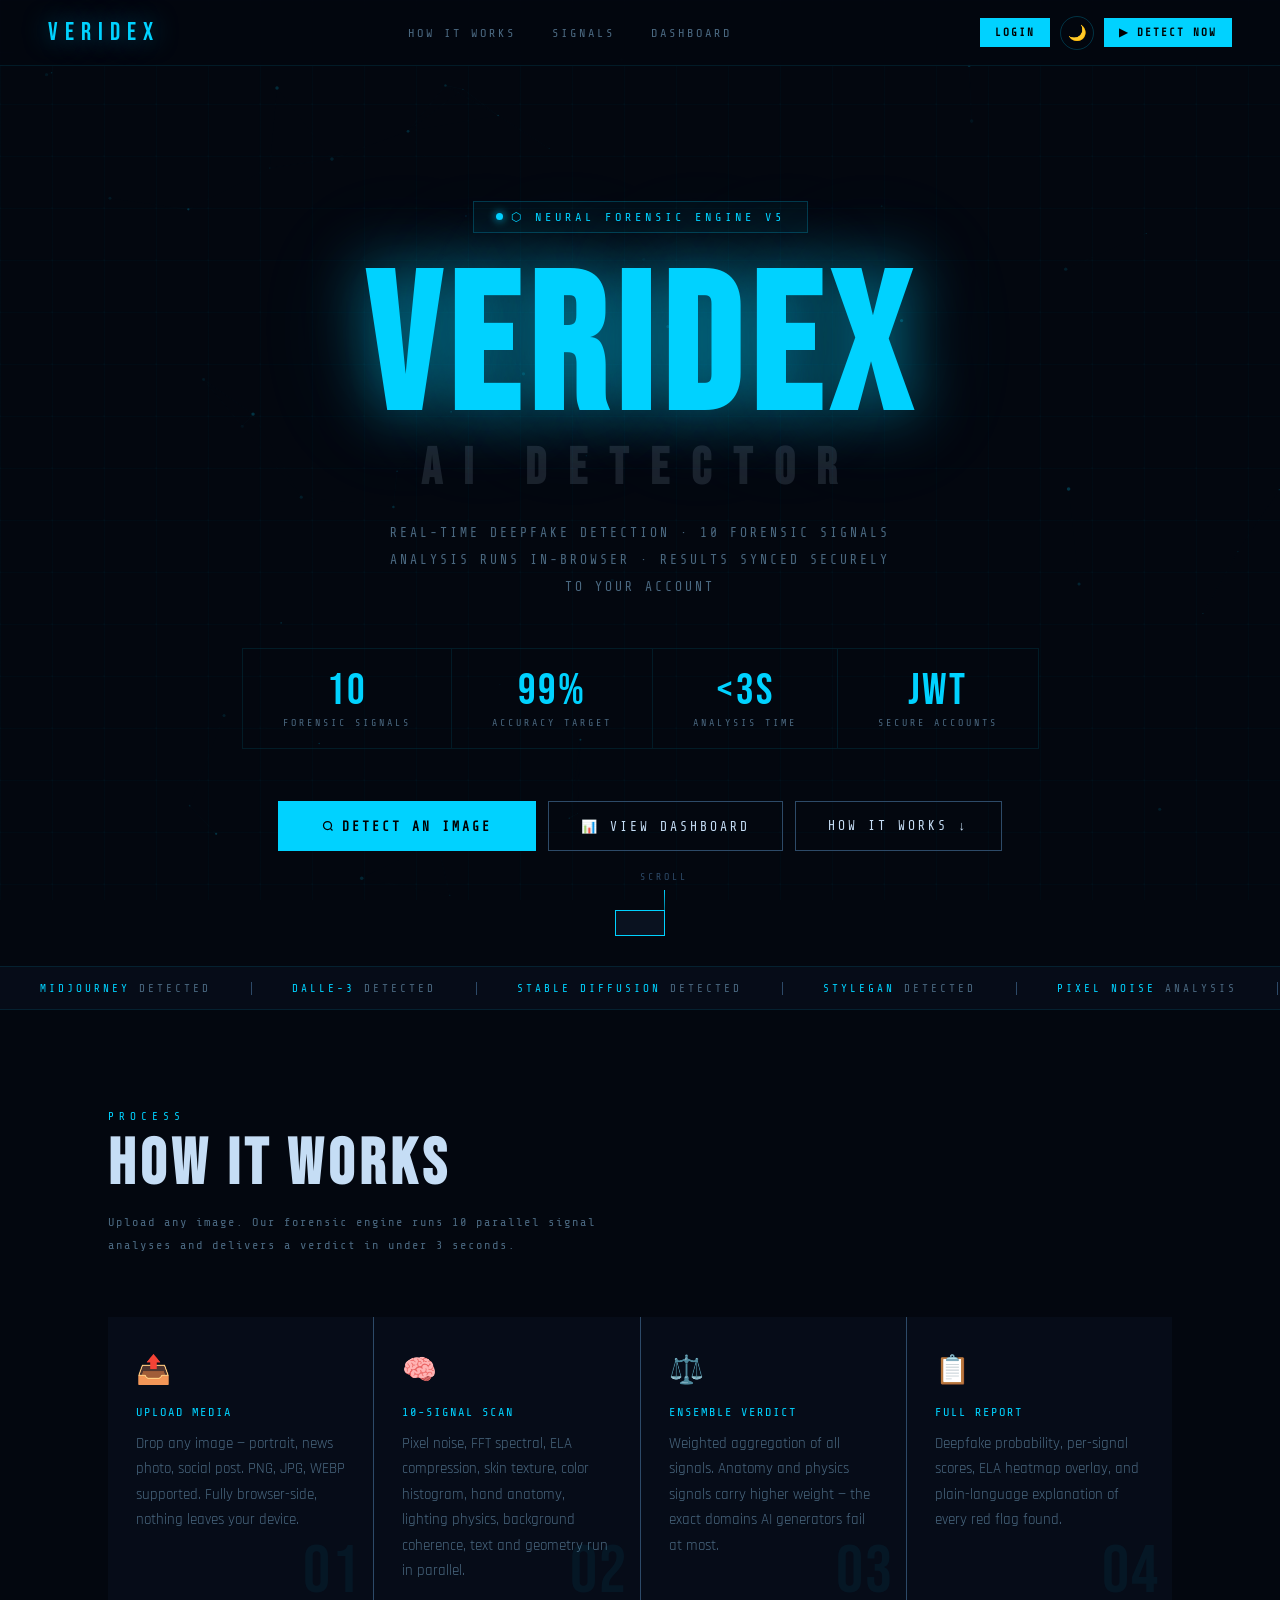
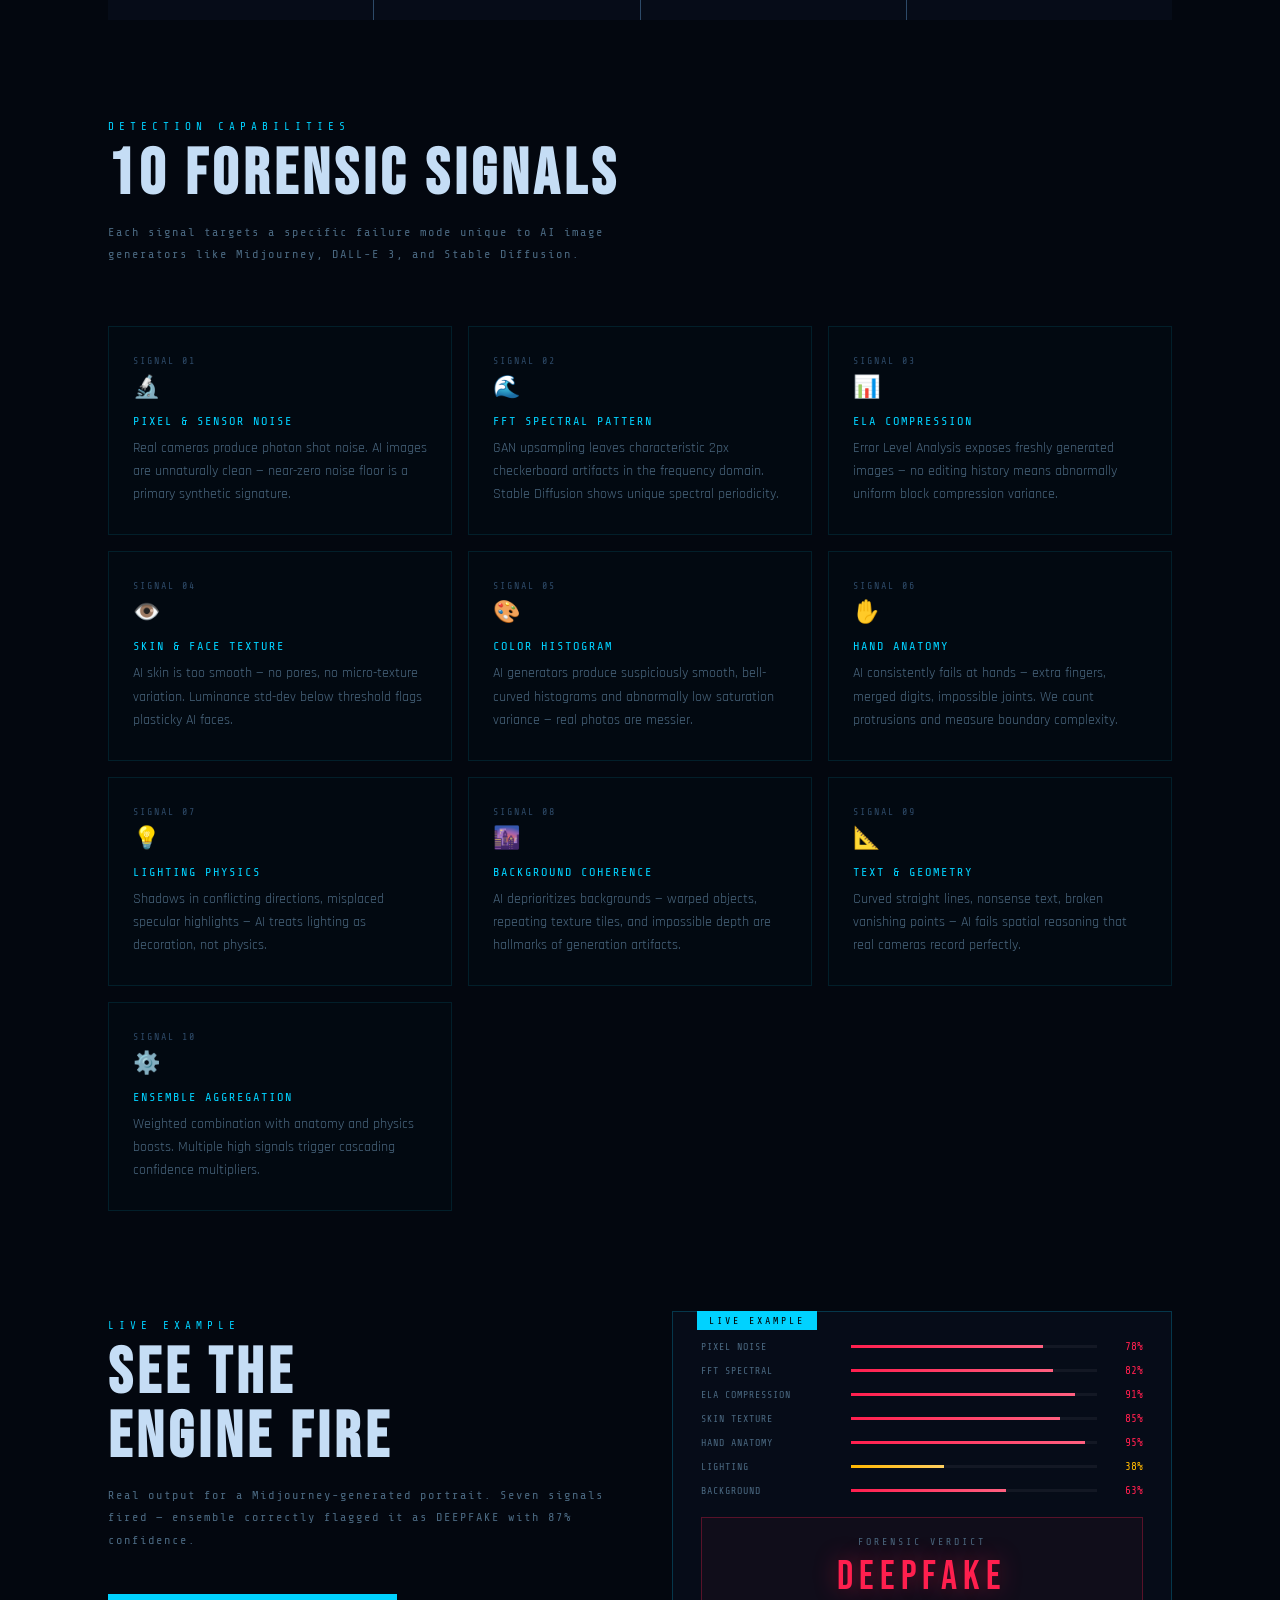
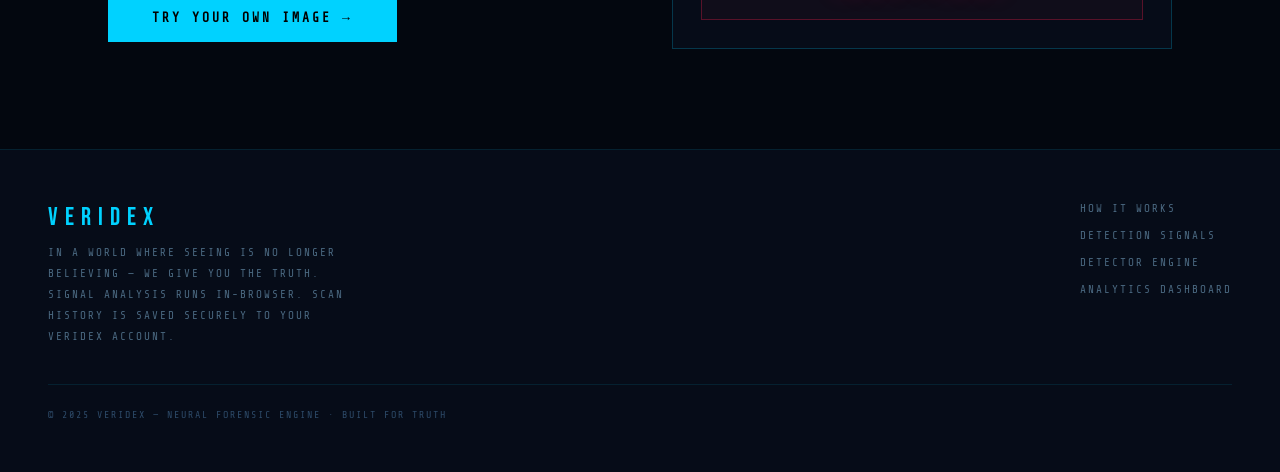
<file: index.html>
<!DOCTYPE html>
<html lang="en" data-theme="dark">
<head>
<meta charset="UTF-8">
<meta name="viewport" content="width=device-width,initial-scale=1.0">
<title>VERIDEX — AI Deepfake Detection</title>
<link href="https://fonts.googleapis.com/css2?family=Bebas+Neue&family=Rajdhani:wght@400;500;600;700&family=Share+Tech+Mono&display=swap" rel="stylesheet">
<link rel="stylesheet" href="css/base.css">
<link rel="stylesheet" href="css/nav.css">
<link rel="stylesheet" href="css/index.css">
</head>
<body>
<div class="bg-grid"></div>
<canvas id="bgc" style="position:fixed;inset:0;z-index:0;pointer-events:none;opacity:.45"></canvas>

<!-- ─── NAV ─── -->
<nav class="topbar">
  <a href="index.html" class="nav-logo">VERIDEX</a>
  <div class="nav-center">
    <a href="#how">HOW IT WORKS</a>
    <a href="#signals">SIGNALS</a>
    <a href="dashboard.html">DASHBOARD</a>
  </div>
  <div class="nav-right">
    <div class="nav-auth" id="navAuth"></div>
    <button class="theme-btn" id="themeBtn">🌙</button>
    <a href="engine.html" class="ibtn primary">▶ DETECT NOW</a>
    <button class="hbg" id="hbg" aria-label="Menu">
      <span></span><span></span><span></span>
    </button>
  </div>
</nav>
<div class="mob-menu" id="mobMenu">
  <a href="#how">HOW IT WORKS</a>
  <a href="#signals">SIGNALS</a>
  <a href="dashboard.html">📊 DASHBOARD</a>
  <a href="engine.html">▶ DETECT NOW</a>
</div>

<!-- ─── HERO ─── -->
<section class="hero">
  <div class="hero-badge">⬡ NEURAL FORENSIC ENGINE V5</div>
  <h1 class="hero-title">
    <span class="ht-glow">VERIDEX</span>
    <span class="ht-sub">AI DETECTOR</span>
  </h1>
  <p class="hero-desc">REAL-TIME DEEPFAKE DETECTION · 10 FORENSIC SIGNALS<br>ANALYSIS RUNS IN-BROWSER · RESULTS SYNCED SECURELY TO YOUR ACCOUNT</p>
  <div class="hero-stats">
    <div class="hstat"><div class="hstat-n">10</div><div class="hstat-l">FORENSIC SIGNALS</div></div>
    <div class="hstat"><div class="hstat-n">99%</div><div class="hstat-l">ACCURACY TARGET</div></div>
    <div class="hstat"><div class="hstat-n">&lt;3S</div><div class="hstat-l">ANALYSIS TIME</div></div>
    <div class="hstat"><div class="hstat-n">JWT</div><div class="hstat-l">SECURE ACCOUNTS</div></div>
  </div>
  <div class="hero-ctas">
    <a href="engine.html" class="cta-main">
      <svg width="12" height="12" viewBox="0 0 24 24" fill="none" stroke="currentColor" stroke-width="2.5"><circle cx="11" cy="11" r="8"/><path d="M21 21l-4.35-4.35"/></svg>
      DETECT AN IMAGE
    </a>
    <a href="dashboard.html" class="cta-sec">📊 VIEW DASHBOARD</a>
    <a href="#how" class="cta-sec">HOW IT WORKS ↓</a>
  </div>
  <div class="scroll-cue">
    <span>SCROLL</span>
    <div class="scroll-line"></div>
  </div>
</section>

<!-- ─── TICKER ─── -->
<div class="ticker">
  <div class="ticker-track" id="tickerTrack"></div>
</div>

<!-- ─── HOW IT WORKS ─── -->
<div id="how" class="sec">
  <span class="sec-tag">PROCESS</span>
  <h2 class="sec-title">HOW IT WORKS</h2>
  <p class="sec-sub">Upload any image. Our forensic engine runs 10 parallel signal analyses and delivers a verdict in under 3 seconds.</p>
  <div class="steps-grid">
    <div class="step-card">
      <div class="step-n">01</div>
      <div class="step-icon">📤</div>
      <div class="step-title">UPLOAD MEDIA</div>
      <div class="step-body">Drop any image — portrait, news photo, social post. PNG, JPG, WEBP supported. Fully browser-side, nothing leaves your device.</div>
    </div>
    <div class="step-card">
      <div class="step-n">02</div>
      <div class="step-icon">🧠</div>
      <div class="step-title">10-SIGNAL SCAN</div>
      <div class="step-body">Pixel noise, FFT spectral, ELA compression, skin texture, color histogram, hand anatomy, lighting physics, background coherence, text and geometry run in parallel.</div>
    </div>
    <div class="step-card">
      <div class="step-n">03</div>
      <div class="step-icon">⚖️</div>
      <div class="step-title">ENSEMBLE VERDICT</div>
      <div class="step-body">Weighted aggregation of all signals. Anatomy and physics signals carry higher weight — the exact domains AI generators fail at most.</div>
    </div>
    <div class="step-card">
      <div class="step-n">04</div>
      <div class="step-icon">📋</div>
      <div class="step-title">FULL REPORT</div>
      <div class="step-body">Deepfake probability, per-signal scores, ELA heatmap overlay, and plain-language explanation of every red flag found.</div>
    </div>
  </div>
</div>

<!-- ─── SIGNALS ─── -->
<div id="signals" class="signals-wrap">
  <span class="sec-tag">DETECTION CAPABILITIES</span>
  <h2 class="sec-title">10 FORENSIC SIGNALS</h2>
  <p class="sec-sub">Each signal targets a specific failure mode unique to AI image generators like Midjourney, DALL-E 3, and Stable Diffusion.</p>
  <div class="signals-grid">
    <div class="sig-card"><div class="sig-num">SIGNAL 01</div><div class="sig-icon">🔬</div><div class="sig-title">PIXEL &amp; SENSOR NOISE</div><div class="sig-body">Real cameras produce photon shot noise. AI images are unnaturally clean — near-zero noise floor is a primary synthetic signature.</div></div>
    <div class="sig-card"><div class="sig-num">SIGNAL 02</div><div class="sig-icon">🌊</div><div class="sig-title">FFT SPECTRAL PATTERN</div><div class="sig-body">GAN upsampling leaves characteristic 2px checkerboard artifacts in the frequency domain. Stable Diffusion shows unique spectral periodicity.</div></div>
    <div class="sig-card"><div class="sig-num">SIGNAL 03</div><div class="sig-icon">📊</div><div class="sig-title">ELA COMPRESSION</div><div class="sig-body">Error Level Analysis exposes freshly generated images — no editing history means abnormally uniform block compression variance.</div></div>
    <div class="sig-card"><div class="sig-num">SIGNAL 04</div><div class="sig-icon">👁️</div><div class="sig-title">SKIN &amp; FACE TEXTURE</div><div class="sig-body">AI skin is too smooth — no pores, no micro-texture variation. Luminance std-dev below threshold flags plasticky AI faces.</div></div>
    <div class="sig-card"><div class="sig-num">SIGNAL 05</div><div class="sig-icon">🎨</div><div class="sig-title">COLOR HISTOGRAM</div><div class="sig-body">AI generators produce suspiciously smooth, bell-curved histograms and abnormally low saturation variance — real photos are messier.</div></div>
    <div class="sig-card"><div class="sig-num">SIGNAL 06</div><div class="sig-icon">✋</div><div class="sig-title">HAND ANATOMY</div><div class="sig-body">AI consistently fails at hands — extra fingers, merged digits, impossible joints. We count protrusions and measure boundary complexity.</div></div>
    <div class="sig-card"><div class="sig-num">SIGNAL 07</div><div class="sig-icon">💡</div><div class="sig-title">LIGHTING PHYSICS</div><div class="sig-body">Shadows in conflicting directions, misplaced specular highlights — AI treats lighting as decoration, not physics.</div></div>
    <div class="sig-card"><div class="sig-num">SIGNAL 08</div><div class="sig-icon">🌆</div><div class="sig-title">BACKGROUND COHERENCE</div><div class="sig-body">AI deprioritizes backgrounds — warped objects, repeating texture tiles, and impossible depth are hallmarks of generation artifacts.</div></div>
    <div class="sig-card"><div class="sig-num">SIGNAL 09</div><div class="sig-icon">📐</div><div class="sig-title">TEXT &amp; GEOMETRY</div><div class="sig-body">Curved straight lines, nonsense text, broken vanishing points — AI fails spatial reasoning that real cameras record perfectly.</div></div>
    <div class="sig-card"><div class="sig-num">SIGNAL 10</div><div class="sig-icon">⚙️</div><div class="sig-title">ENSEMBLE AGGREGATION</div><div class="sig-body">Weighted combination with anatomy and physics boosts. Multiple high signals trigger cascading confidence multipliers.</div></div>
  </div>
</div>

<!-- ─── DEMO PREVIEW ─── -->
<div class="demo-wrap">
  <div>
    <span class="sec-tag">LIVE EXAMPLE</span>
    <h2 class="sec-title">SEE THE<br>ENGINE FIRE</h2>
    <p class="sec-sub">Real output for a Midjourney-generated portrait. Seven signals fired — ensemble correctly flagged it as DEEPFAKE with 87% confidence.</p>
    <br><br>
    <a href="engine.html" class="cta-main">TRY YOUR OWN IMAGE →</a>
  </div>
  <div class="demo-panel">
    <div class="demo-row"><div class="demo-label">PIXEL NOISE</div><div class="demo-bar"><div class="demo-fill" style="width:78%;background:linear-gradient(90deg,#ff1f4e,#ff6080)"></div></div><div class="demo-pct" style="color:#ff1f4e">78%</div></div>
    <div class="demo-row"><div class="demo-label">FFT SPECTRAL</div><div class="demo-bar"><div class="demo-fill" style="width:82%;background:linear-gradient(90deg,#ff1f4e,#ff6080)"></div></div><div class="demo-pct" style="color:#ff1f4e">82%</div></div>
    <div class="demo-row"><div class="demo-label">ELA COMPRESSION</div><div class="demo-bar"><div class="demo-fill" style="width:91%;background:linear-gradient(90deg,#ff1f4e,#ff6080)"></div></div><div class="demo-pct" style="color:#ff1f4e">91%</div></div>
    <div class="demo-row"><div class="demo-label">SKIN TEXTURE</div><div class="demo-bar"><div class="demo-fill" style="width:85%;background:linear-gradient(90deg,#ff1f4e,#ff6080)"></div></div><div class="demo-pct" style="color:#ff1f4e">85%</div></div>
    <div class="demo-row"><div class="demo-label">HAND ANATOMY</div><div class="demo-bar"><div class="demo-fill" style="width:95%;background:linear-gradient(90deg,#ff1f4e,#ff6080)"></div></div><div class="demo-pct" style="color:#ff1f4e">95%</div></div>
    <div class="demo-row"><div class="demo-label">LIGHTING</div><div class="demo-bar"><div class="demo-fill" style="width:38%;background:linear-gradient(90deg,#ffb700,#ffd060)"></div></div><div class="demo-pct" style="color:#ffb700">38%</div></div>
    <div class="demo-row"><div class="demo-label">BACKGROUND</div><div class="demo-bar"><div class="demo-fill" style="width:63%;background:linear-gradient(90deg,#ff1f4e,#ff6080)"></div></div><div class="demo-pct" style="color:#ff1f4e">63%</div></div>
    <div class="verdict-big">
      <div class="vb-eyebrow">FORENSIC VERDICT</div>
      <div class="vb-word">DEEPFAKE</div>
    </div>
  </div>
</div>

<!-- ─── FOOTER ─── -->
<footer>
  <div>
    <div class="foot-logo">VERIDEX</div>
    <div class="foot-tag">IN A WORLD WHERE SEEING IS NO LONGER BELIEVING — WE GIVE YOU THE TRUTH.<br>SIGNAL ANALYSIS RUNS IN-BROWSER. SCAN HISTORY IS SAVED SECURELY TO YOUR VERIDEX ACCOUNT.</div>
  </div>
  <nav class="foot-nav">
    <a href="#how">HOW IT WORKS</a>
    <a href="#signals">DETECTION SIGNALS</a>
    <a href="engine.html">DETECTOR ENGINE</a>
    <a href="dashboard.html">ANALYTICS DASHBOARD</a>
  </nav>
  <div class="foot-copy">© 2025 VERIDEX — NEURAL FORENSIC ENGINE · BUILT FOR TRUTH</div>
</footer>

<div class="toast" id="toast"></div>

<script src="js/api.js"></script>
<script src="js/auth-nav.js"></script>
<script src="js/theme.js"></script>
<script src="js/bg-canvas.js"></script>
<script src="js/index.js"></script>
</body>
</html>
</file>
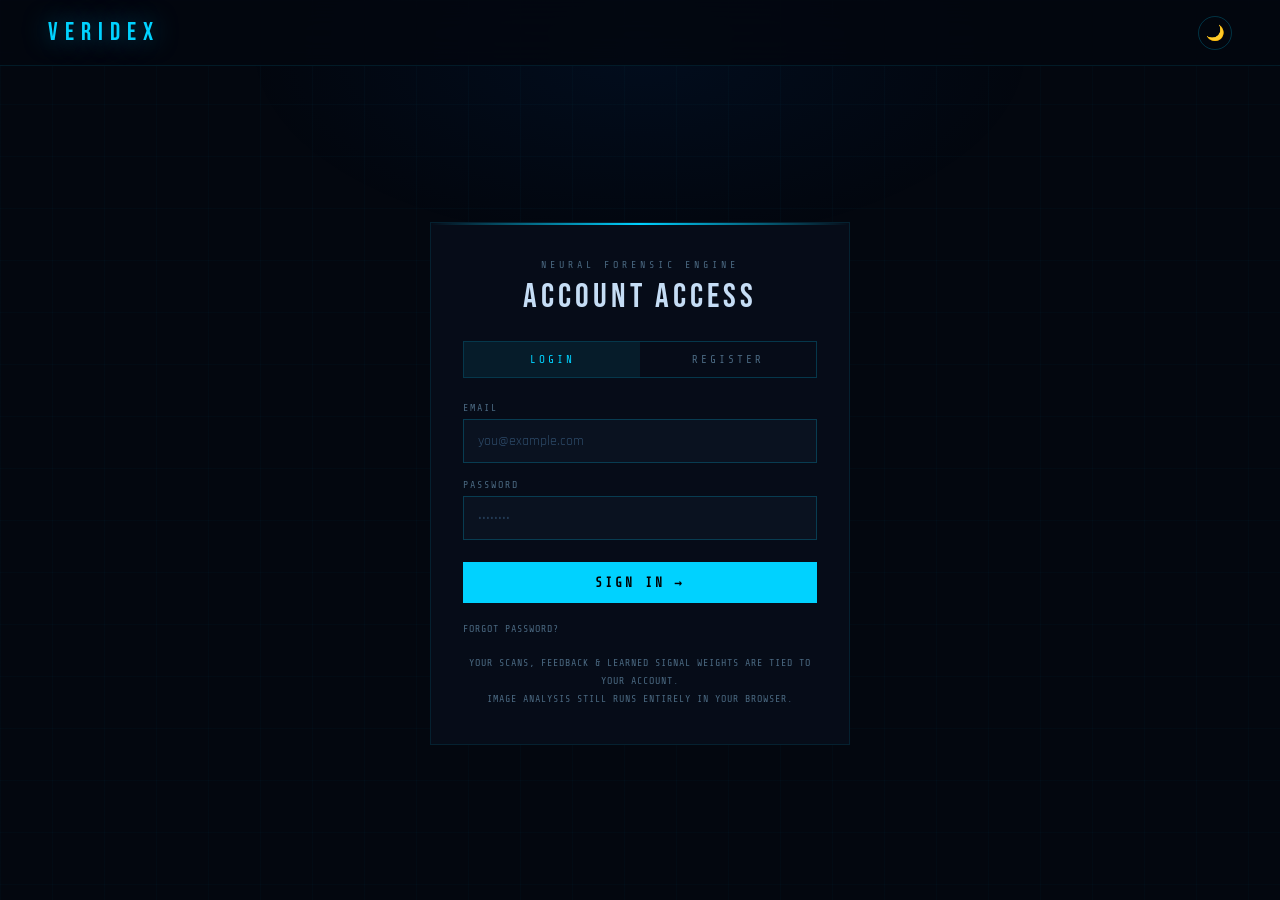
<file: auth.html>
<!DOCTYPE html>
<html lang="en" data-theme="dark">
<head>
<meta charset="UTF-8">
<meta name="viewport" content="width=device-width,initial-scale=1.0">
<title>VERIDEX — Sign In</title>
<link href="https://fonts.googleapis.com/css2?family=Bebas+Neue&family=Rajdhani:wght@400;500;600;700&family=Share+Tech+Mono&display=swap" rel="stylesheet">
<link rel="stylesheet" href="css/base.css">
<link rel="stylesheet" href="css/nav.css">
<link rel="stylesheet" href="css/auth.css">
<script src="js/api.js"></script>
<script>
  // Already logged in? Skip straight to where they were headed.
  if (API.auth.isLoggedIn()) {
    const params = new URLSearchParams(location.search);
    window.location.replace(params.get('redirect') || 'engine.html');
  }
</script>
</head>
<body>
<div class="bg-grid"></div>
<div class="bg-glow"></div>

<nav class="topbar">
  <a href="index.html" class="nav-logo">VERIDEX</a>
  <div class="nav-right">
    <button class="theme-btn" id="themeBtn">🌙</button>
  </div>
</nav>

<div class="auth-shell">
  <div class="auth-card">
    <div class="auth-eyebrow">NEURAL FORENSIC ENGINE</div>
    <div class="auth-title">ACCOUNT ACCESS</div>

    <div class="auth-tabs">
      <button class="auth-tab active" id="tabLogin" type="button">LOGIN</button>
      <button class="auth-tab" id="tabRegister" type="button">REGISTER</button>
    </div>

    <div class="form-error" id="formError"></div>
    <div class="form-success" id="formSuccess"></div>

    <!-- LOGIN -->
    <form class="auth-form" id="loginForm">
      <div class="form-group">
        <label class="form-label">EMAIL</label>
        <input class="form-input" type="email" id="loginEmail" placeholder="you@example.com" required>
      </div>
      <div class="form-group">
        <label class="form-label">PASSWORD</label>
        <input class="form-input" type="password" id="loginPassword" placeholder="••••••••" required>
      </div>
      <button class="form-submit" id="loginBtn" type="submit">SIGN IN →</button>
      <div class="auth-links">
        <a href="forgot-password.html">FORGOT PASSWORD?</a>
        <span></span>
      </div>
    </form>

    <!-- REGISTER -->
    <form class="auth-form hidden" id="registerForm">
      <div class="form-group">
        <label class="form-label">NAME</label>
        <input class="form-input" type="text" id="regName" placeholder="Your name" minlength="2" maxlength="50" required>
      </div>
      <div class="form-group">
        <label class="form-label">EMAIL</label>
        <input class="form-input" type="email" id="regEmail" placeholder="you@example.com" required>
      </div>
      <div class="form-group">
        <label class="form-label">PASSWORD</label>
        <input class="form-input" type="password" id="regPassword" placeholder="At least 6 characters" minlength="6" required>
      </div>
      <button class="form-submit" id="registerBtn" type="submit">CREATE ACCOUNT →</button>
    </form>

    <div class="auth-note">
      YOUR SCANS, FEEDBACK &amp; LEARNED SIGNAL WEIGHTS ARE TIED TO YOUR ACCOUNT.<br>
      IMAGE ANALYSIS STILL RUNS ENTIRELY IN YOUR BROWSER.
    </div>
  </div>
</div>

<div class="toast" id="toast"></div>

<script src="js/theme.js"></script>
<script src="js/auth-page.js"></script>
</body>
</html>
</file>
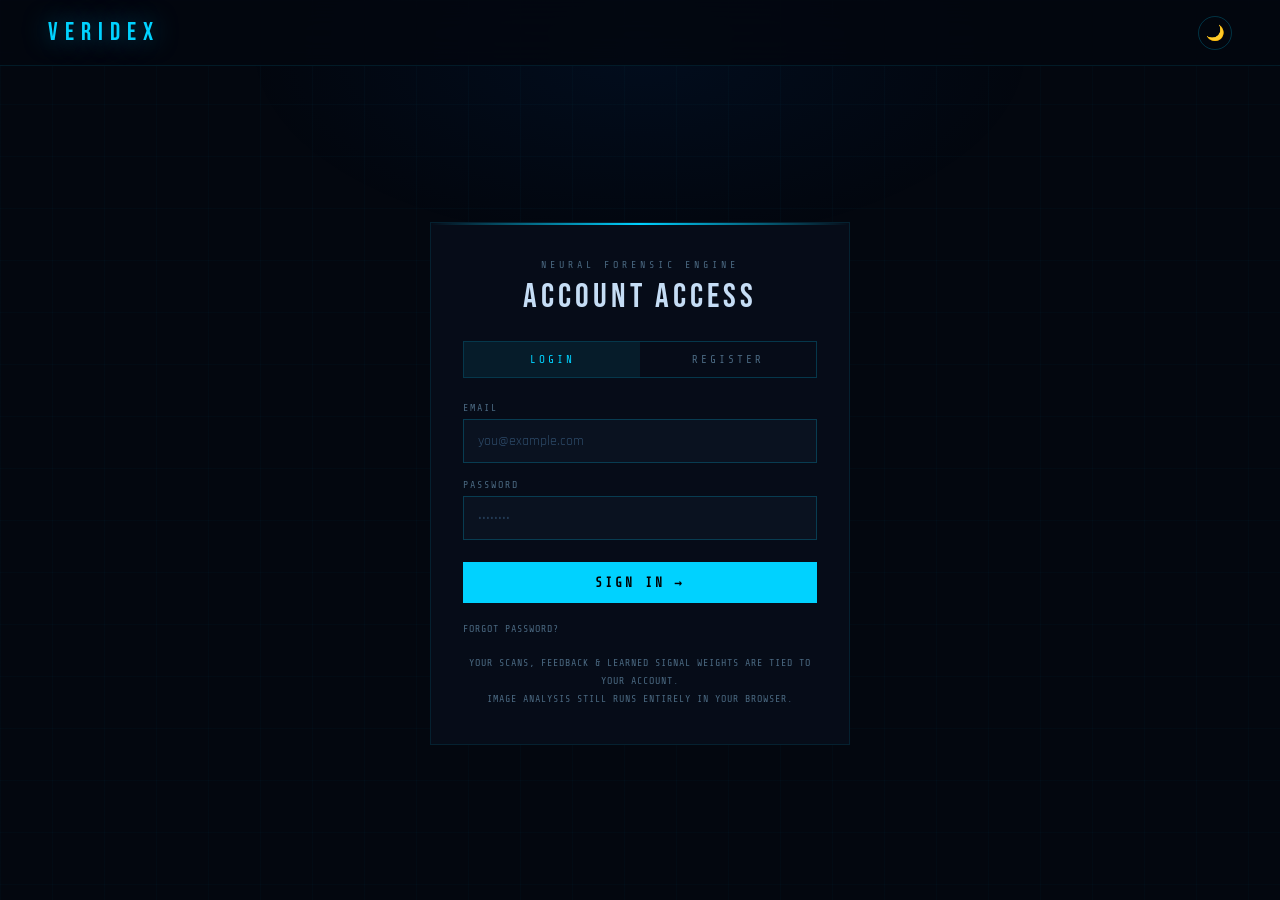
<file: engine.html>
<!DOCTYPE html>
<html lang="en" data-theme="dark">
<head>
<meta charset="UTF-8">
<meta name="viewport" content="width=device-width,initial-scale=1.0">
<title>VERIDEX — Detection Engine</title>
<link href="https://fonts.googleapis.com/css2?family=Bebas+Neue&family=Rajdhani:wght@400;500;600;700&family=Share+Tech+Mono&display=swap" rel="stylesheet">
<link rel="stylesheet" href="css/base.css">
<link rel="stylesheet" href="css/nav.css">
<link rel="stylesheet" href="css/engine.css">
<script src="js/api.js"></script>
<script>
  // ── Auth guard: bounce to login before the page renders ──
  if (!API.auth.isLoggedIn()) {
    window.location.replace('auth.html?redirect=engine.html');
  }
</script>
</head>
<body>
<div class="bg-grid"></div>
<div class="bg-glow"></div>

<!-- ─── TOPBAR ─── -->
<div class="topbar">
  <div>
    <a href="index.html" class="nav-logo">VERIDEX</a>
    <div class="nav-logo-sub">NEURAL FORENSIC ENGINE V5</div>
  </div>
  <div class="nav-right">
    <div class="status-pill"><div class="pill-dot"></div><span id="statusLbl">LOADING</span></div>
    <button class="ibtn" onclick="EngineUI.toggleHeatmap()">🔥 HEATMAP</button>
    <a class="ibtn" href="dashboard.html">📊</a>
    <a class="ibtn" href="index.html">← HOME</a>
    <div class="nav-auth" id="navAuth"></div>
    <button class="theme-btn" id="themeBtn">🌙</button>
  </div>
</div>

<div class="shell">
<div class="grid">

<!-- ─── MAIN COL ─── -->
<div class="main-col">

  <!-- UPLOAD -->
  <div>
    <div class="lbl">INPUT IMAGE</div>
    <div class="drop-zone" id="dropZone" onclick="document.getElementById('fileIn').click()">
      <div class="dz-corner tl"></div><div class="dz-corner tr"></div>
      <div class="dz-corner bl"></div><div class="dz-corner br"></div>
      <div class="dz-icon">
        <svg viewBox="0 0 24 24" fill="none" stroke-width="1.5">
          <rect x="3" y="3" width="18" height="18" rx="1"/>
          <circle cx="8.5" cy="8.5" r="1.5"/>
          <path d="M3 15l5-5 4 4 3-3 6 6"/>
        </svg>
      </div>
      <div class="dz-title">DROP IMAGE</div>
      <div class="dz-sub">PNG · JPG · WEBP<br>100% BROWSER — NOTHING UPLOADED</div>
      <div class="dz-btn">
        <svg width="10" height="10" viewBox="0 0 24 24" fill="none" stroke="currentColor" stroke-width="2"><path d="M21 15v4a2 2 0 01-2 2H5a2 2 0 01-2-2v-4M17 8l-5-5-5 5M12 3v12"/></svg>
        SELECT FILE
      </div>
    </div>
    <input type="file" id="fileIn" accept="image/*" onchange="EngineUI.loadFile(this)" style="display:none">
  </div>

  <!-- PREVIEW -->
  <div class="preview-wrap" id="prevWrap">
    <div class="lbl">PREVIEW</div>
    <div class="preview-frame" id="prevFrame">
      <img id="prevImg" src="" alt="">
      <canvas id="hmCv" class="hm-cv"></canvas>
      <div class="scan-line" id="scanLine"></div>
      <div class="f-corner tl"></div><div class="f-corner tr"></div>
      <div class="f-corner bl"></div><div class="f-corner br"></div>
    </div>
    <div class="act-row">
      <button class="abtn" id="runBtn" onclick="EngineUI.runAnalysis()">
        <svg width="10" height="10" viewBox="0 0 24 24" fill="none" stroke="currentColor" stroke-width="2"><circle cx="11" cy="11" r="8"/><path d="M21 21l-4.35-4.35"/></svg>
        RUN ANALYSIS
      </button>
      <button class="abtn red" onclick="EngineUI.resetAll()">✕ RESET</button>
    </div>
  </div>

  <!-- PIPELINE -->
  <div class="pipe-wrap" id="pipeWrap">
    <div class="lbl">FORENSIC PIPELINE</div>
    <div class="prow idle" id="p1"><div class="pdot"></div><div class="pname">PIXEL &amp; SENSOR NOISE</div><div class="pval" id="pv1">—</div></div>
    <div class="prow idle" id="p2"><div class="pdot"></div><div class="pname">FFT SPECTRAL PATTERN</div><div class="pval" id="pv2">—</div></div>
    <div class="prow idle" id="p3"><div class="pdot"></div><div class="pname">ELA COMPRESSION</div><div class="pval" id="pv3">—</div></div>
    <div class="prow idle" id="p4"><div class="pdot"></div><div class="pname">SKIN &amp; FACE TEXTURE</div><div class="pval" id="pv4">—</div></div>
    <div class="prow idle" id="p5"><div class="pdot"></div><div class="pname">COLOR HISTOGRAM</div><div class="pval" id="pv5">—</div></div>
    <div class="prow idle" id="p6"><div class="pdot"></div><div class="pname">HAND ANATOMY</div><div class="pval" id="pv6">—</div></div>
    <div class="prow idle" id="p7"><div class="pdot"></div><div class="pname">LIGHTING PHYSICS</div><div class="pval" id="pv7">—</div></div>
    <div class="prow idle" id="p8"><div class="pdot"></div><div class="pname">BACKGROUND COHERENCE</div><div class="pval" id="pv8">—</div></div>
    <div class="prow idle" id="p9"><div class="pdot"></div><div class="pname">TEXT &amp; GEOMETRY</div><div class="pval" id="pv9">—</div></div>
    <div class="prow idle" id="p10"><div class="pdot"></div><div class="pname">ENSEMBLE VERDICT</div><div class="pval" id="pv10">—</div></div>
  </div>

  <!-- VERDICT -->
  <div class="verdict-wrap" id="verdWrap">
    <div class="lbl">VERDICT</div>
    <div class="v-card" id="vCard">
      <div class="v-eyebrow">FORENSIC ANALYSIS COMPLETE</div>
      <div class="v-title" id="vTitle">—</div>
      <div class="v-meta" id="vMeta">—</div>
    </div>
    <div class="conf-block">
      <div class="conf-row"><div class="conf-lbl">DEEPFAKE PROBABILITY</div><div class="conf-pct" id="fakePct" style="color:var(--c2)">0%</div></div>
      <div class="conf-track"><div class="conf-fill red" id="fakeFill" style="width:0%"></div></div>
    </div>
    <div class="conf-block">
      <div class="conf-row"><div class="conf-lbl">AUTHENTICITY SCORE</div><div class="conf-pct" id="realPct" style="color:var(--c3)">0%</div></div>
      <div class="conf-track"><div class="conf-fill grn" id="realFill" style="width:0%"></div></div>
    </div>
    <div class="fg">
      <div class="fg-cell"><div class="fg-n">PIXEL NOISE</div><div class="fg-v" id="m1">—</div></div>
      <div class="fg-cell"><div class="fg-n">FFT SPECTRAL</div><div class="fg-v" id="m2">—</div></div>
      <div class="fg-cell"><div class="fg-n">ELA</div><div class="fg-v" id="m3">—</div></div>
      <div class="fg-cell"><div class="fg-n">SKIN TEXTURE</div><div class="fg-v" id="m4">—</div></div>
      <div class="fg-cell"><div class="fg-n">COLOR</div><div class="fg-v" id="m5">—</div></div>
      <div class="fg-cell"><div class="fg-n">HAND ANATOMY</div><div class="fg-v" id="m6">—</div></div>
      <div class="fg-cell"><div class="fg-n">LIGHTING</div><div class="fg-v" id="m7">—</div></div>
      <div class="fg-cell"><div class="fg-n">BACKGROUND</div><div class="fg-v" id="m8">—</div></div>
      <div class="fg-cell"><div class="fg-n">TEXT/GEO</div><div class="fg-v" id="m9">—</div></div>
      <div class="fg-cell"><div class="fg-n">ENSEMBLE</div><div class="fg-v" id="m10">—</div></div>
    </div>
    <div class="exp-box" id="expBox">
      <div class="exp-lbl">WHY THIS VERDICT</div>
      <div id="expList"></div>
    </div>

    <!-- FEEDBACK -->
    <div class="fb-wrap" id="fbWrap">
      <div class="fb-title">WAS THIS VERDICT CORRECT?</div>
      <div class="fb-row">
        <button class="fb-btn correct" id="fbCorrect" onclick="LearnSystem.submitFeedback(true)">✅ YES — CORRECT</button>
        <button class="fb-btn wrong"   id="fbWrong"   onclick="LearnSystem.submitFeedback(false)">❌ NO — WRONG</button>
      </div>
      <div class="fb-status" id="fbStatus"></div>
      <div class="learn-badge">
        <span>🧠 LEARNED FROM</span>
        <span class="lb-count" id="learnCount">0</span>
        <span>CONFIRMED SCANS</span>
      </div>
    </div>

    <!-- AI PANEL -->
    <div class="ai-wrap" id="aiWrap">
      <div class="ai-header">
        <div class="ai-dot"></div>
        <div class="ai-title">CLAUDE AI — PATTERN ANALYSIS</div>
      </div>
      <div class="ai-thinking" id="aiThinking">ANALYSING SCAN HISTORY...</div>
      <div class="ai-response" id="aiResponse"></div>
      <div class="ai-weights" id="aiWeights"></div>
      <div class="ai-ask-row">
        <input class="ai-input" id="aiInput" placeholder="Ask AI about this analysis..." onkeydown="if(event.key==='Enter')LearnSystem.askAI()">
        <button class="ai-ask-btn" id="aiAskBtn" onclick="LearnSystem.askAI()">ASK AI</button>
      </div>
    </div>
  </div>

</div><!-- /main-col -->

<!-- ─── SIDE COL ─── -->
<div class="side-col">

  <div class="sc">
    <div class="sc-h"><div class="sc-dot" style="background:var(--warn);box-shadow:0 0 6px var(--warn)"></div><div class="sc-title">THREAT INDEX</div></div>
    <div class="gauge-box">
      <div class="g-wrap">
        <svg class="gsvg" viewBox="0 0 90 90">
          <circle class="g-bg" cx="45" cy="45" r="35"/>
          <circle class="g-fill" id="gFill" cx="45" cy="45" r="35"/>
        </svg>
        <div class="g-center">
          <div class="g-num" id="gNum" style="color:var(--c)">—</div>
          <div class="g-sub">RISK</div>
        </div>
      </div>
    </div>
  </div>

  <div class="sc">
    <div class="sc-h"><div class="sc-dot" style="background:var(--c);box-shadow:0 0 5px var(--c)"></div><div class="sc-title">SIGNAL SCORES</div></div>
    <div class="sig-r"><div class="sig-n">PIXEL</div><div class="sig-bw"><div class="sig-b" id="sb1" style="width:0%"></div></div><div class="sig-p" id="sp1" style="color:var(--muted2)">—</div></div>
    <div class="sig-r"><div class="sig-n">FFT</div><div class="sig-bw"><div class="sig-b" id="sb2" style="width:0%"></div></div><div class="sig-p" id="sp2" style="color:var(--muted2)">—</div></div>
    <div class="sig-r"><div class="sig-n">ELA</div><div class="sig-bw"><div class="sig-b" id="sb3" style="width:0%"></div></div><div class="sig-p" id="sp3" style="color:var(--muted2)">—</div></div>
    <div class="sig-r"><div class="sig-n">SKIN</div><div class="sig-bw"><div class="sig-b" id="sb4" style="width:0%"></div></div><div class="sig-p" id="sp4" style="color:var(--muted2)">—</div></div>
    <div class="sig-r"><div class="sig-n">COLOR</div><div class="sig-bw"><div class="sig-b" id="sb5" style="width:0%"></div></div><div class="sig-p" id="sp5" style="color:var(--muted2)">—</div></div>
    <div class="sig-r"><div class="sig-n">HANDS</div><div class="sig-bw"><div class="sig-b" id="sb6" style="width:0%"></div></div><div class="sig-p" id="sp6" style="color:var(--muted2)">—</div></div>
    <div class="sig-r"><div class="sig-n">LIGHT</div><div class="sig-bw"><div class="sig-b" id="sb7" style="width:0%"></div></div><div class="sig-p" id="sp7" style="color:var(--muted2)">—</div></div>
    <div class="sig-r"><div class="sig-n">BG</div><div class="sig-bw"><div class="sig-b" id="sb8" style="width:0%"></div></div><div class="sig-p" id="sp8" style="color:var(--muted2)">—</div></div>
    <div class="sig-r"><div class="sig-n">TEXT/GEO</div><div class="sig-bw"><div class="sig-b" id="sb9" style="width:0%"></div></div><div class="sig-p" id="sp9" style="color:var(--muted2)">—</div></div>
  </div>

  <div class="sc">
    <div class="sc-h"><div class="sc-dot" style="background:var(--c3);box-shadow:0 0 5px var(--c3)"></div><div class="sc-title">SESSION STATS</div></div>
    <div class="stat-r"><div class="stat-l">TOTAL SCANNED</div><div class="stat-v" id="sTotal" style="color:var(--c)">0</div></div>
    <div class="stat-r"><div class="stat-l">DEEPFAKES</div><div class="stat-v" id="sFake" style="color:var(--c2)">0</div></div>
    <div class="stat-r"><div class="stat-l">AUTHENTIC</div><div class="stat-v" id="sReal" style="color:var(--c3)">0</div></div>
  </div>

  <div class="sc">
    <div class="sc-h"><div class="sc-dot" style="background:var(--muted)"></div><div class="sc-title">SYSTEM LOG</div></div>
    <div class="log-wrap" id="logWrap">
      <div class="log-e"><div class="log-t">--:--</div><div class="log-m i">BOOT SEQUENCE...</div></div>
    </div>
  </div>

</div><!-- /side-col -->
</div><!-- /grid -->
</div><!-- /shell -->

<div class="toast" id="toast"></div>
<canvas id="wkCv" style="display:none"></canvas>

<!-- JS — order matters: api → core signals → learn → ui → theme -->
<script src="js/auth-nav.js"></script>
<script src="js/engine-core.js"></script>
<script src="js/engine-learn.js"></script>
<script src="js/engine-ui.js"></script>
<script src="js/theme.js"></script>
<script>
  document.addEventListener('DOMContentLoaded', () => {
    EngineUI.boot();
    EngineUI.initDragDrop();
  });
</script>
</body>
</html>
</file>
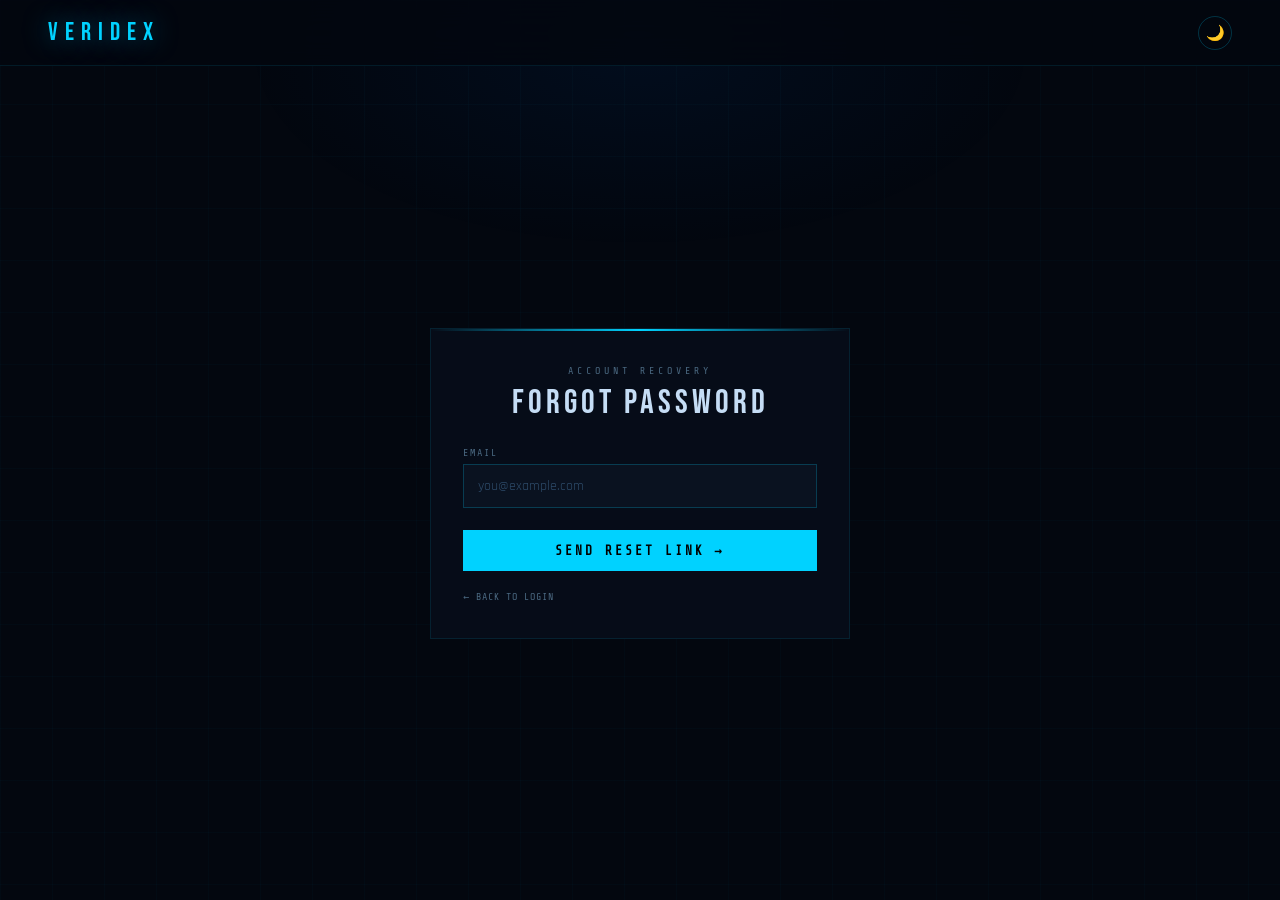
<file: forgot-password.html>
<!DOCTYPE html>
<html lang="en" data-theme="dark">
<head>
<meta charset="UTF-8">
<meta name="viewport" content="width=device-width,initial-scale=1.0">
<title>VERIDEX — Reset Password</title>
<link href="https://fonts.googleapis.com/css2?family=Bebas+Neue&family=Rajdhani:wght@400;500;600;700&family=Share+Tech+Mono&display=swap" rel="stylesheet">
<link rel="stylesheet" href="css/base.css">
<link rel="stylesheet" href="css/nav.css">
<link rel="stylesheet" href="css/auth.css">
<script src="js/api.js"></script>
</head>
<body>
<div class="bg-grid"></div>
<div class="bg-glow"></div>

<nav class="topbar">
  <a href="index.html" class="nav-logo">VERIDEX</a>
  <div class="nav-right">
    <button class="theme-btn" id="themeBtn">🌙</button>
  </div>
</nav>

<div class="auth-shell">
  <div class="auth-card">
    <div class="auth-eyebrow">ACCOUNT RECOVERY</div>
    <div class="auth-title">FORGOT PASSWORD</div>

    <div class="form-error" id="formError"></div>
    <div class="form-success" id="formSuccess"></div>

    <form class="auth-form" id="forgotForm">
      <div class="form-group">
        <label class="form-label">EMAIL</label>
        <input class="form-input" type="email" id="fpEmail" placeholder="you@example.com" required>
      </div>
      <button class="form-submit" id="fpBtn" type="submit">SEND RESET LINK →</button>
      <div class="auth-links">
        <a href="auth.html">← BACK TO LOGIN</a>
        <span></span>
      </div>
    </form>
  </div>
</div>

<script src="js/theme.js"></script>
<script>
  const form  = document.getElementById('forgotForm');
  const errEl = document.getElementById('formError');
  const okEl  = document.getElementById('formSuccess');
  form.addEventListener('submit', async (e) => {
    e.preventDefault();
    errEl.classList.remove('on'); okEl.classList.remove('on');
    const btn = document.getElementById('fpBtn');
    btn.disabled = true; btn.textContent = 'SENDING...';
    try {
      const res = await API.auth.forgotPassword(document.getElementById('fpEmail').value.trim());
      okEl.textContent = res.message || 'If that email exists, a reset link was sent.';
      okEl.classList.add('on');
      form.reset();
    } catch (err) {
      errEl.textContent = err.message || 'Something went wrong.';
      errEl.classList.add('on');
    }
    btn.disabled = false; btn.textContent = 'SEND RESET LINK →';
  });
</script>
</body>
</html>
</file>
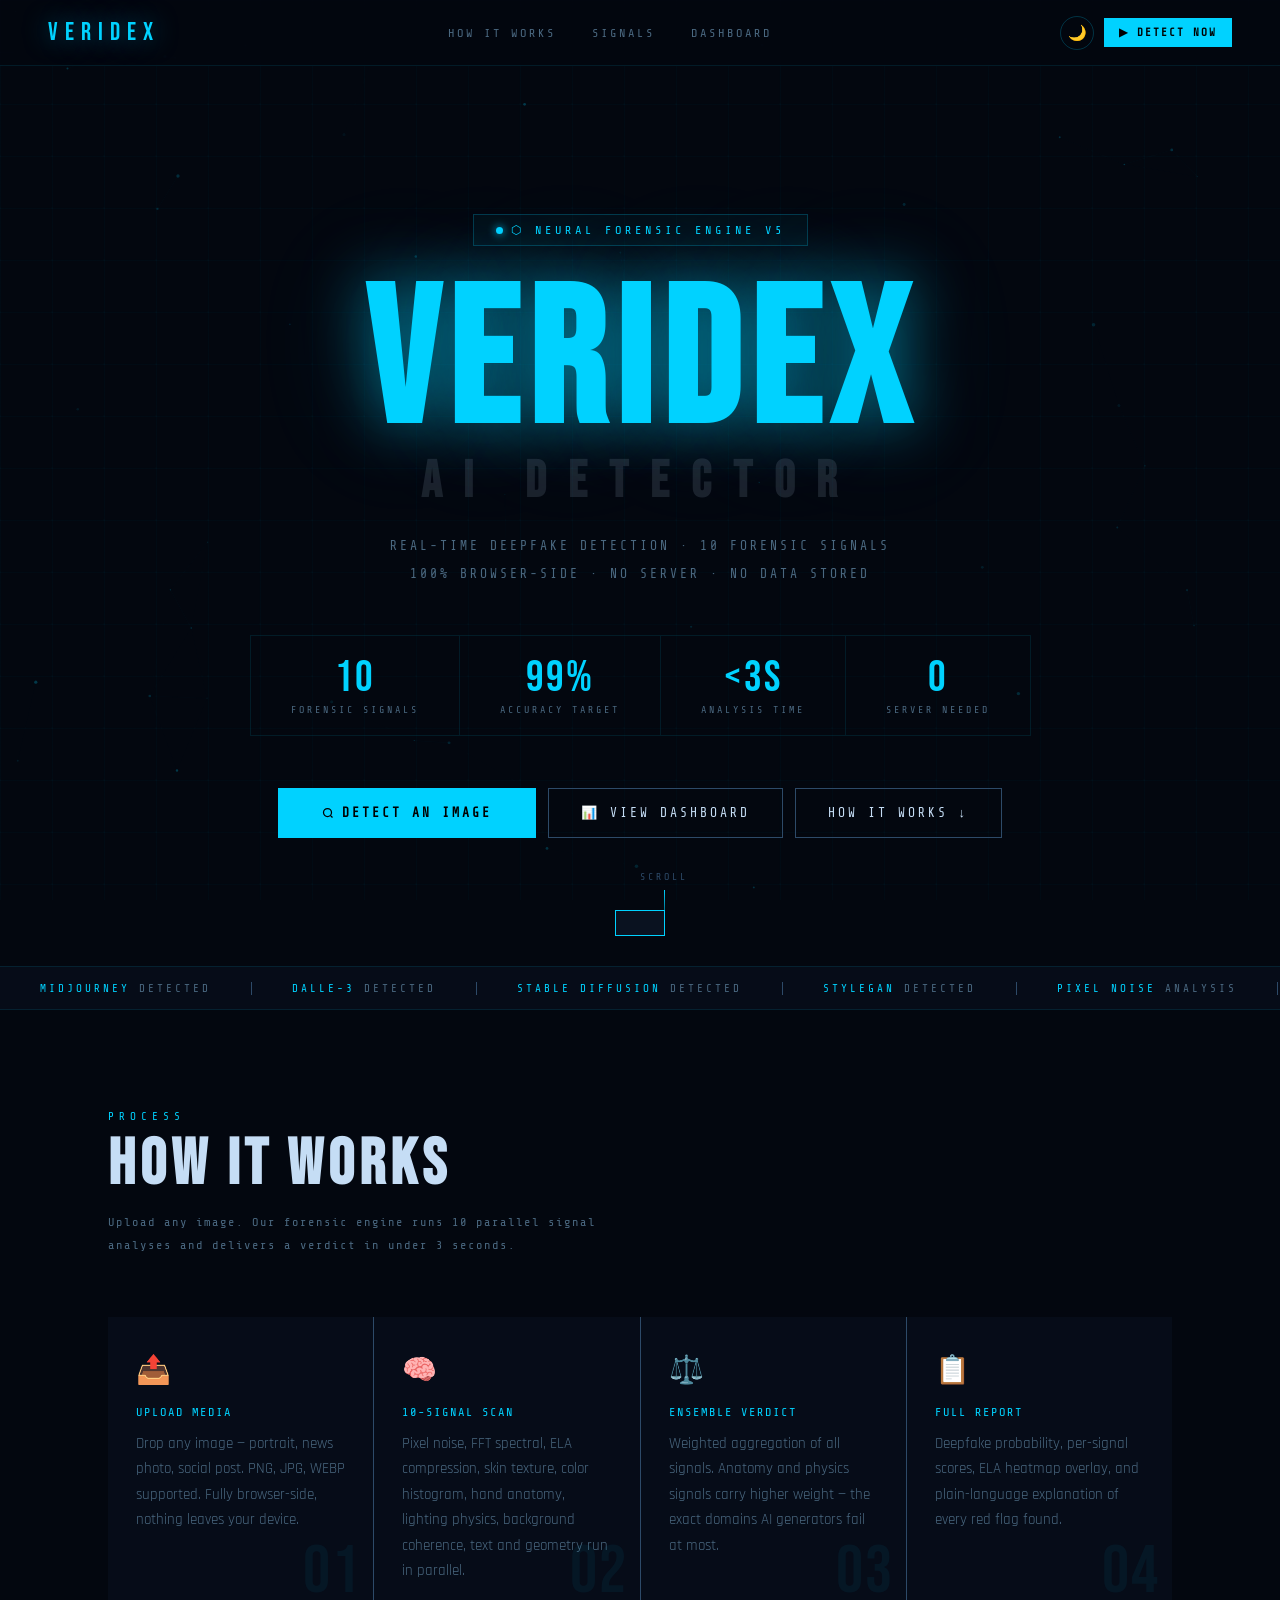
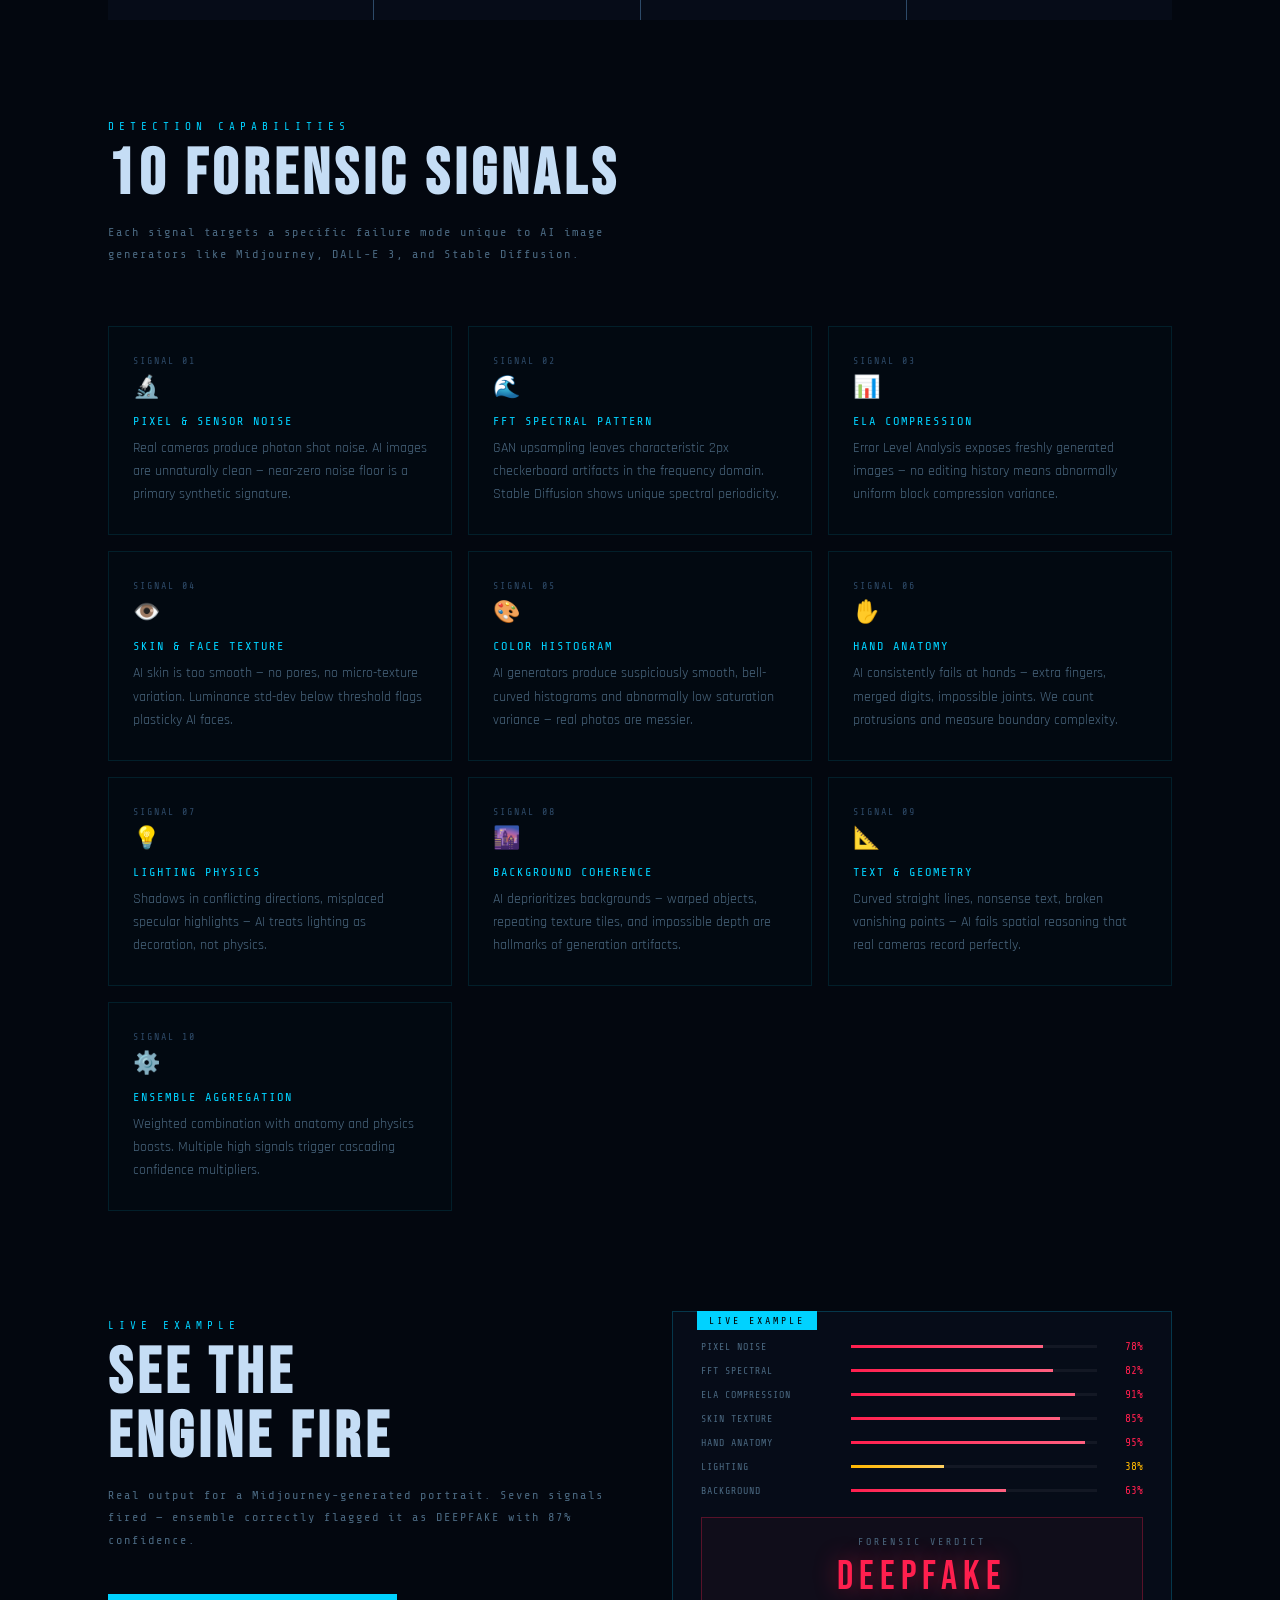
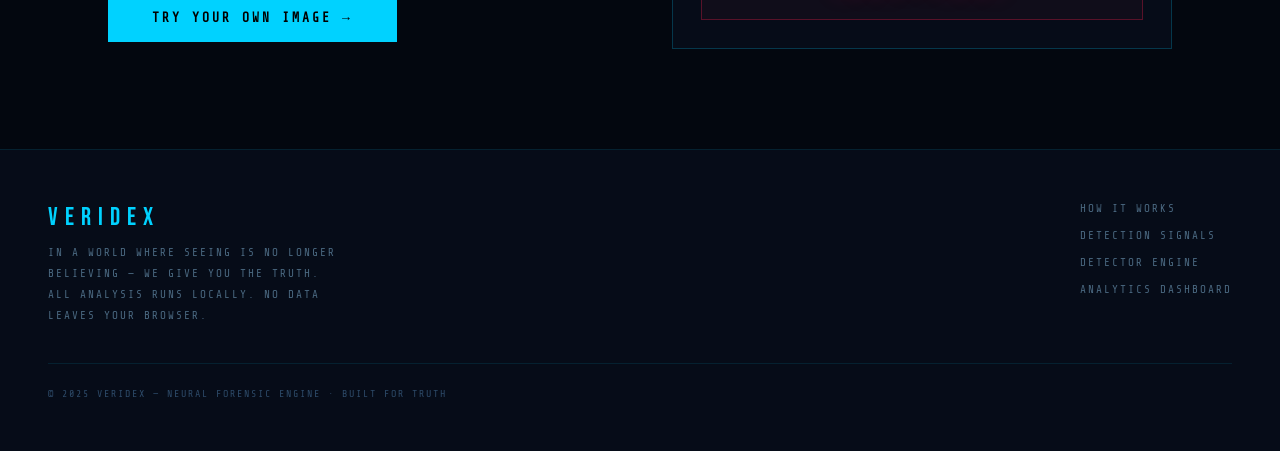
<file: index (2).html>
<!DOCTYPE html>
<html lang="en" data-theme="dark">
<head>
<meta charset="UTF-8">
<meta name="viewport" content="width=device-width,initial-scale=1.0">
<title>VERIDEX — AI Deepfake Detection</title>
<link href="https://fonts.googleapis.com/css2?family=Bebas+Neue&family=Rajdhani:wght@400;500;600;700&family=Share+Tech+Mono&display=swap" rel="stylesheet">
<link rel="stylesheet" href="css/base.css">
<link rel="stylesheet" href="css/nav.css">
<link rel="stylesheet" href="css/index.css">
</head>
<body>
<div class="bg-grid"></div>
<canvas id="bgc" style="position:fixed;inset:0;z-index:0;pointer-events:none;opacity:.45"></canvas>

<!-- ─── NAV ─── -->
<nav class="topbar">
  <a href="index.html" class="nav-logo">VERIDEX</a>
  <div class="nav-center">
    <a href="#how">HOW IT WORKS</a>
    <a href="#signals">SIGNALS</a>
    <a href="dashboard.html">DASHBOARD</a>
  </div>
  <div class="nav-right">
    <button class="theme-btn" id="themeBtn">🌙</button>
    <a href="engine.html" class="ibtn primary">▶ DETECT NOW</a>
    <button class="hbg" id="hbg" aria-label="Menu">
      <span></span><span></span><span></span>
    </button>
  </div>
</nav>
<div class="mob-menu" id="mobMenu">
  <a href="#how">HOW IT WORKS</a>
  <a href="#signals">SIGNALS</a>
  <a href="dashboard.html">📊 DASHBOARD</a>
  <a href="engine.html">▶ DETECT NOW</a>
</div>

<!-- ─── HERO ─── -->
<section class="hero">
  <div class="hero-badge">⬡ NEURAL FORENSIC ENGINE V5</div>
  <h1 class="hero-title">
    <span class="ht-glow">VERIDEX</span>
    <span class="ht-sub">AI DETECTOR</span>
  </h1>
  <p class="hero-desc">REAL-TIME DEEPFAKE DETECTION · 10 FORENSIC SIGNALS<br>100% BROWSER-SIDE · NO SERVER · NO DATA STORED</p>
  <div class="hero-stats">
    <div class="hstat"><div class="hstat-n">10</div><div class="hstat-l">FORENSIC SIGNALS</div></div>
    <div class="hstat"><div class="hstat-n">99%</div><div class="hstat-l">ACCURACY TARGET</div></div>
    <div class="hstat"><div class="hstat-n">&lt;3S</div><div class="hstat-l">ANALYSIS TIME</div></div>
    <div class="hstat"><div class="hstat-n">0</div><div class="hstat-l">SERVER NEEDED</div></div>
  </div>
  <div class="hero-ctas">
    <a href="engine.html" class="cta-main">
      <svg width="12" height="12" viewBox="0 0 24 24" fill="none" stroke="currentColor" stroke-width="2.5"><circle cx="11" cy="11" r="8"/><path d="M21 21l-4.35-4.35"/></svg>
      DETECT AN IMAGE
    </a>
    <a href="dashboard.html" class="cta-sec">📊 VIEW DASHBOARD</a>
    <a href="#how" class="cta-sec">HOW IT WORKS ↓</a>
  </div>
  <div class="scroll-cue">
    <span>SCROLL</span>
    <div class="scroll-line"></div>
  </div>
</section>

<!-- ─── TICKER ─── -->
<div class="ticker">
  <div class="ticker-track" id="tickerTrack"></div>
</div>

<!-- ─── HOW IT WORKS ─── -->
<div id="how" class="sec">
  <span class="sec-tag">PROCESS</span>
  <h2 class="sec-title">HOW IT WORKS</h2>
  <p class="sec-sub">Upload any image. Our forensic engine runs 10 parallel signal analyses and delivers a verdict in under 3 seconds.</p>
  <div class="steps-grid">
    <div class="step-card">
      <div class="step-n">01</div>
      <div class="step-icon">📤</div>
      <div class="step-title">UPLOAD MEDIA</div>
      <div class="step-body">Drop any image — portrait, news photo, social post. PNG, JPG, WEBP supported. Fully browser-side, nothing leaves your device.</div>
    </div>
    <div class="step-card">
      <div class="step-n">02</div>
      <div class="step-icon">🧠</div>
      <div class="step-title">10-SIGNAL SCAN</div>
      <div class="step-body">Pixel noise, FFT spectral, ELA compression, skin texture, color histogram, hand anatomy, lighting physics, background coherence, text and geometry run in parallel.</div>
    </div>
    <div class="step-card">
      <div class="step-n">03</div>
      <div class="step-icon">⚖️</div>
      <div class="step-title">ENSEMBLE VERDICT</div>
      <div class="step-body">Weighted aggregation of all signals. Anatomy and physics signals carry higher weight — the exact domains AI generators fail at most.</div>
    </div>
    <div class="step-card">
      <div class="step-n">04</div>
      <div class="step-icon">📋</div>
      <div class="step-title">FULL REPORT</div>
      <div class="step-body">Deepfake probability, per-signal scores, ELA heatmap overlay, and plain-language explanation of every red flag found.</div>
    </div>
  </div>
</div>

<!-- ─── SIGNALS ─── -->
<div id="signals" class="signals-wrap">
  <span class="sec-tag">DETECTION CAPABILITIES</span>
  <h2 class="sec-title">10 FORENSIC SIGNALS</h2>
  <p class="sec-sub">Each signal targets a specific failure mode unique to AI image generators like Midjourney, DALL-E 3, and Stable Diffusion.</p>
  <div class="signals-grid">
    <div class="sig-card"><div class="sig-num">SIGNAL 01</div><div class="sig-icon">🔬</div><div class="sig-title">PIXEL &amp; SENSOR NOISE</div><div class="sig-body">Real cameras produce photon shot noise. AI images are unnaturally clean — near-zero noise floor is a primary synthetic signature.</div></div>
    <div class="sig-card"><div class="sig-num">SIGNAL 02</div><div class="sig-icon">🌊</div><div class="sig-title">FFT SPECTRAL PATTERN</div><div class="sig-body">GAN upsampling leaves characteristic 2px checkerboard artifacts in the frequency domain. Stable Diffusion shows unique spectral periodicity.</div></div>
    <div class="sig-card"><div class="sig-num">SIGNAL 03</div><div class="sig-icon">📊</div><div class="sig-title">ELA COMPRESSION</div><div class="sig-body">Error Level Analysis exposes freshly generated images — no editing history means abnormally uniform block compression variance.</div></div>
    <div class="sig-card"><div class="sig-num">SIGNAL 04</div><div class="sig-icon">👁️</div><div class="sig-title">SKIN &amp; FACE TEXTURE</div><div class="sig-body">AI skin is too smooth — no pores, no micro-texture variation. Luminance std-dev below threshold flags plasticky AI faces.</div></div>
    <div class="sig-card"><div class="sig-num">SIGNAL 05</div><div class="sig-icon">🎨</div><div class="sig-title">COLOR HISTOGRAM</div><div class="sig-body">AI generators produce suspiciously smooth, bell-curved histograms and abnormally low saturation variance — real photos are messier.</div></div>
    <div class="sig-card"><div class="sig-num">SIGNAL 06</div><div class="sig-icon">✋</div><div class="sig-title">HAND ANATOMY</div><div class="sig-body">AI consistently fails at hands — extra fingers, merged digits, impossible joints. We count protrusions and measure boundary complexity.</div></div>
    <div class="sig-card"><div class="sig-num">SIGNAL 07</div><div class="sig-icon">💡</div><div class="sig-title">LIGHTING PHYSICS</div><div class="sig-body">Shadows in conflicting directions, misplaced specular highlights — AI treats lighting as decoration, not physics.</div></div>
    <div class="sig-card"><div class="sig-num">SIGNAL 08</div><div class="sig-icon">🌆</div><div class="sig-title">BACKGROUND COHERENCE</div><div class="sig-body">AI deprioritizes backgrounds — warped objects, repeating texture tiles, and impossible depth are hallmarks of generation artifacts.</div></div>
    <div class="sig-card"><div class="sig-num">SIGNAL 09</div><div class="sig-icon">📐</div><div class="sig-title">TEXT &amp; GEOMETRY</div><div class="sig-body">Curved straight lines, nonsense text, broken vanishing points — AI fails spatial reasoning that real cameras record perfectly.</div></div>
    <div class="sig-card"><div class="sig-num">SIGNAL 10</div><div class="sig-icon">⚙️</div><div class="sig-title">ENSEMBLE AGGREGATION</div><div class="sig-body">Weighted combination with anatomy and physics boosts. Multiple high signals trigger cascading confidence multipliers.</div></div>
  </div>
</div>

<!-- ─── DEMO PREVIEW ─── -->
<div class="demo-wrap">
  <div>
    <span class="sec-tag">LIVE EXAMPLE</span>
    <h2 class="sec-title">SEE THE<br>ENGINE FIRE</h2>
    <p class="sec-sub">Real output for a Midjourney-generated portrait. Seven signals fired — ensemble correctly flagged it as DEEPFAKE with 87% confidence.</p>
    <br><br>
    <a href="engine.html" class="cta-main">TRY YOUR OWN IMAGE →</a>
  </div>
  <div class="demo-panel">
    <div class="demo-row"><div class="demo-label">PIXEL NOISE</div><div class="demo-bar"><div class="demo-fill" style="width:78%;background:linear-gradient(90deg,#ff1f4e,#ff6080)"></div></div><div class="demo-pct" style="color:#ff1f4e">78%</div></div>
    <div class="demo-row"><div class="demo-label">FFT SPECTRAL</div><div class="demo-bar"><div class="demo-fill" style="width:82%;background:linear-gradient(90deg,#ff1f4e,#ff6080)"></div></div><div class="demo-pct" style="color:#ff1f4e">82%</div></div>
    <div class="demo-row"><div class="demo-label">ELA COMPRESSION</div><div class="demo-bar"><div class="demo-fill" style="width:91%;background:linear-gradient(90deg,#ff1f4e,#ff6080)"></div></div><div class="demo-pct" style="color:#ff1f4e">91%</div></div>
    <div class="demo-row"><div class="demo-label">SKIN TEXTURE</div><div class="demo-bar"><div class="demo-fill" style="width:85%;background:linear-gradient(90deg,#ff1f4e,#ff6080)"></div></div><div class="demo-pct" style="color:#ff1f4e">85%</div></div>
    <div class="demo-row"><div class="demo-label">HAND ANATOMY</div><div class="demo-bar"><div class="demo-fill" style="width:95%;background:linear-gradient(90deg,#ff1f4e,#ff6080)"></div></div><div class="demo-pct" style="color:#ff1f4e">95%</div></div>
    <div class="demo-row"><div class="demo-label">LIGHTING</div><div class="demo-bar"><div class="demo-fill" style="width:38%;background:linear-gradient(90deg,#ffb700,#ffd060)"></div></div><div class="demo-pct" style="color:#ffb700">38%</div></div>
    <div class="demo-row"><div class="demo-label">BACKGROUND</div><div class="demo-bar"><div class="demo-fill" style="width:63%;background:linear-gradient(90deg,#ff1f4e,#ff6080)"></div></div><div class="demo-pct" style="color:#ff1f4e">63%</div></div>
    <div class="verdict-big">
      <div class="vb-eyebrow">FORENSIC VERDICT</div>
      <div class="vb-word">DEEPFAKE</div>
    </div>
  </div>
</div>

<!-- ─── FOOTER ─── -->
<footer>
  <div>
    <div class="foot-logo">VERIDEX</div>
    <div class="foot-tag">IN A WORLD WHERE SEEING IS NO LONGER BELIEVING — WE GIVE YOU THE TRUTH.<br>ALL ANALYSIS RUNS LOCALLY. NO DATA LEAVES YOUR BROWSER.</div>
  </div>
  <nav class="foot-nav">
    <a href="#how">HOW IT WORKS</a>
    <a href="#signals">DETECTION SIGNALS</a>
    <a href="engine.html">DETECTOR ENGINE</a>
    <a href="dashboard.html">ANALYTICS DASHBOARD</a>
  </nav>
  <div class="foot-copy">© 2025 VERIDEX — NEURAL FORENSIC ENGINE · BUILT FOR TRUTH</div>
</footer>

<div class="toast" id="toast"></div>

<script src="js/theme.js"></script>
<script src="js/bg-canvas.js"></script>
<script src="js/index.js"></script>
</body>
</html>
</file>
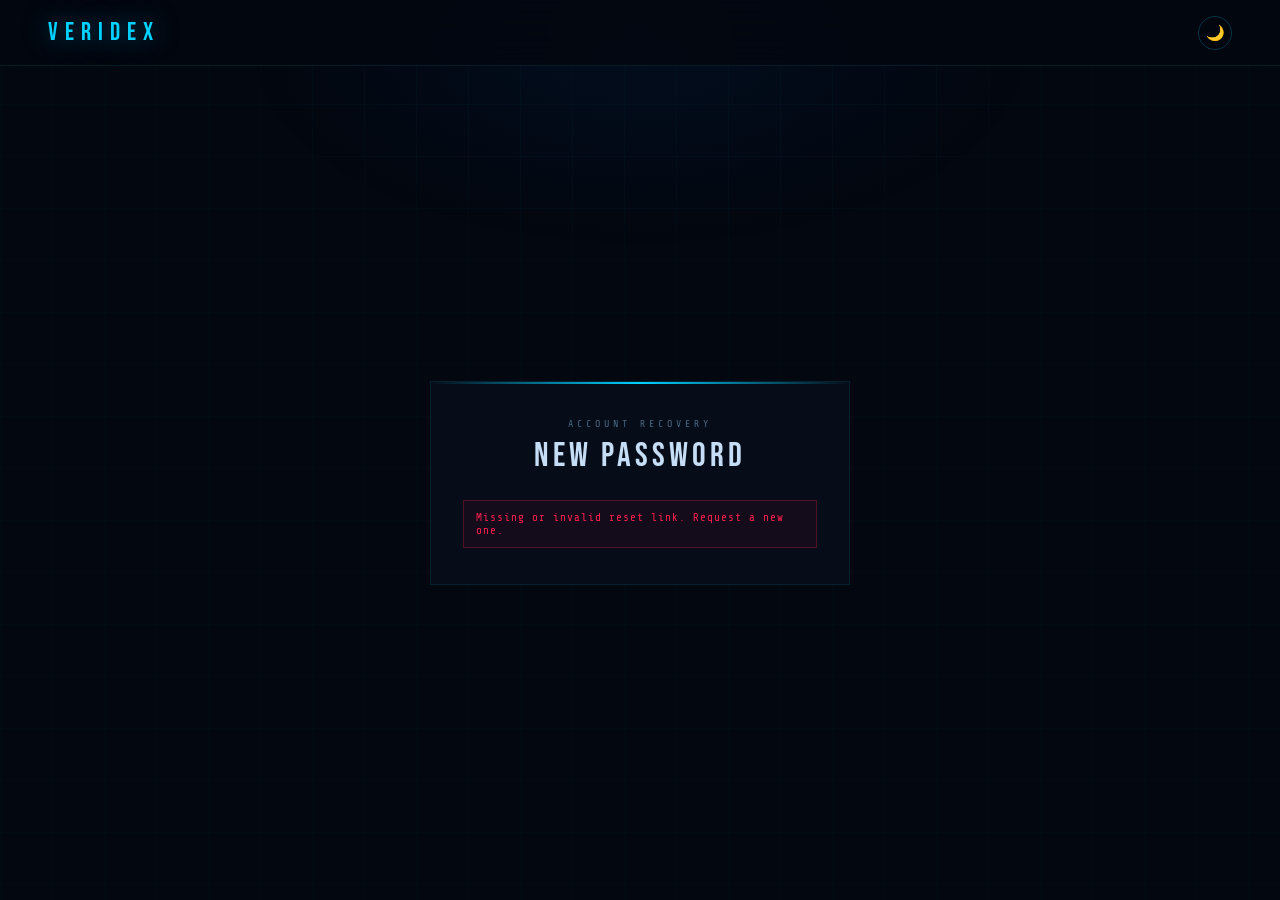
<file: reset-password.html>
<!DOCTYPE html>
<html lang="en" data-theme="dark">
<head>
<meta charset="UTF-8">
<meta name="viewport" content="width=device-width,initial-scale=1.0">
<title>VERIDEX — Set New Password</title>
<link href="https://fonts.googleapis.com/css2?family=Bebas+Neue&family=Rajdhani:wght@400;500;600;700&family=Share+Tech+Mono&display=swap" rel="stylesheet">
<link rel="stylesheet" href="css/base.css">
<link rel="stylesheet" href="css/nav.css">
<link rel="stylesheet" href="css/auth.css">
<script src="js/api.js"></script>
</head>
<body>
<div class="bg-grid"></div>
<div class="bg-glow"></div>

<nav class="topbar">
  <a href="index.html" class="nav-logo">VERIDEX</a>
  <div class="nav-right">
    <button class="theme-btn" id="themeBtn">🌙</button>
  </div>
</nav>

<div class="auth-shell">
  <div class="auth-card">
    <div class="auth-eyebrow">ACCOUNT RECOVERY</div>
    <div class="auth-title">NEW PASSWORD</div>

    <div class="form-error" id="formError"></div>
    <div class="form-success" id="formSuccess"></div>

    <form class="auth-form" id="resetForm">
      <div class="form-group">
        <label class="form-label">NEW PASSWORD</label>
        <input class="form-input" type="password" id="rpPassword" placeholder="At least 6 characters" minlength="6" required>
      </div>
      <div class="form-group">
        <label class="form-label">CONFIRM PASSWORD</label>
        <input class="form-input" type="password" id="rpConfirm" placeholder="Repeat password" minlength="6" required>
      </div>
      <button class="form-submit" id="rpBtn" type="submit">RESET PASSWORD →</button>
    </form>
  </div>
</div>

<script src="js/theme.js"></script>
<script>
  const token = new URLSearchParams(location.search).get('token');
  const form  = document.getElementById('resetForm');
  const errEl = document.getElementById('formError');
  const okEl  = document.getElementById('formSuccess');

  if (!token) {
    form.style.display = 'none';
    errEl.textContent = 'Missing or invalid reset link. Request a new one.';
    errEl.classList.add('on');
  }

  form.addEventListener('submit', async (e) => {
    e.preventDefault();
    errEl.classList.remove('on'); okEl.classList.remove('on');
    const pw = document.getElementById('rpPassword').value;
    const cf = document.getElementById('rpConfirm').value;
    if (pw !== cf) {
      errEl.textContent = 'Passwords do not match.';
      errEl.classList.add('on');
      return;
    }
    const btn = document.getElementById('rpBtn');
    btn.disabled = true; btn.textContent = 'RESETTING...';
    try {
      const res = await API.auth.resetPassword(token, pw);
      okEl.textContent = (res.message || 'Password reset successfully') + ' — redirecting to login...';
      okEl.classList.add('on');
      setTimeout(() => window.location.href = 'auth.html', 1200);
    } catch (err) {
      errEl.textContent = err.message || 'Reset failed. The link may have expired.';
      errEl.classList.add('on');
      btn.disabled = false; btn.textContent = 'RESET PASSWORD →';
    }
  });
</script>
</body>
</html>
</file>
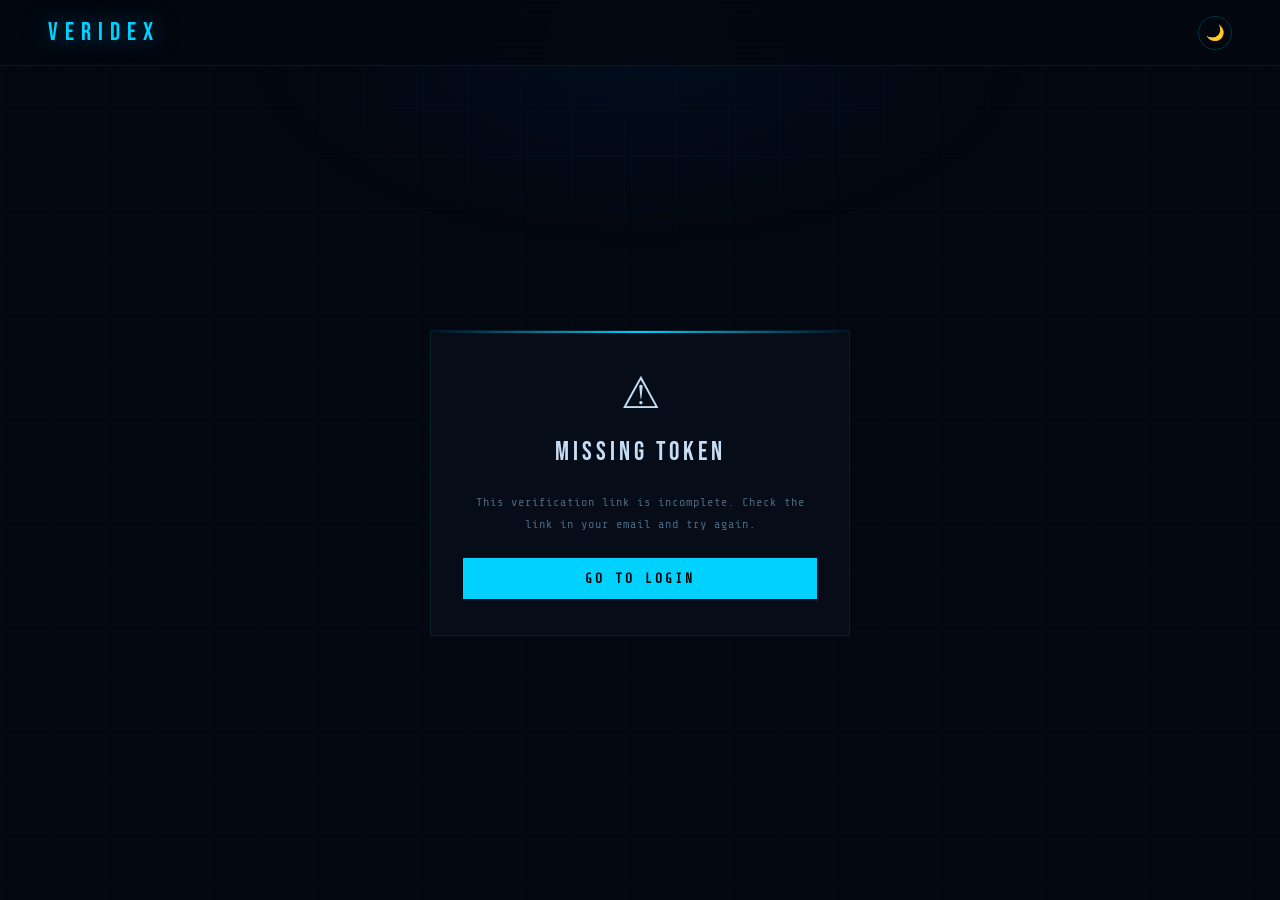
<file: verify-email.html>
<!DOCTYPE html>
<html lang="en" data-theme="dark">
<head>
<meta charset="UTF-8">
<meta name="viewport" content="width=device-width,initial-scale=1.0">
<title>VERIDEX — Verify Email</title>
<link href="https://fonts.googleapis.com/css2?family=Bebas+Neue&family=Rajdhani:wght@400;500;600;700&family=Share+Tech+Mono&display=swap" rel="stylesheet">
<link rel="stylesheet" href="css/base.css">
<link rel="stylesheet" href="css/nav.css">
<link rel="stylesheet" href="css/auth.css">
<script src="js/api.js"></script>
</head>
<body>
<div class="bg-grid"></div>
<div class="bg-glow"></div>

<nav class="topbar">
  <a href="index.html" class="nav-logo">VERIDEX</a>
  <div class="nav-right">
    <button class="theme-btn" id="themeBtn">🌙</button>
  </div>
</nav>

<div class="auth-shell">
  <div class="auth-card">
    <div class="status-icon" id="statusIcon">⏳</div>
    <div class="auth-title" style="font-size:26px" id="statusTitle">VERIFYING...</div>
    <div class="status-msg" id="statusMsg">Hold on while we confirm your email address.</div>
    <a href="auth.html" class="form-submit" style="display:block;text-align:center;text-decoration:none" id="statusCta">GO TO LOGIN</a>
  </div>
</div>

<script src="js/theme.js"></script>
<script>
  (async () => {
    const token = new URLSearchParams(location.search).get('token');
    const icon  = document.getElementById('statusIcon');
    const title = document.getElementById('statusTitle');
    const msg   = document.getElementById('statusMsg');

    if (!token) {
      icon.textContent = '⚠'; title.textContent = 'MISSING TOKEN';
      msg.textContent = 'This verification link is incomplete. Check the link in your email and try again.';
      return;
    }
    try {
      const res = await API.auth.verifyEmail(token);
      icon.textContent = '✅'; title.textContent = 'EMAIL VERIFIED';
      msg.textContent = res.message || 'Your email has been verified. You can now sign in.';
    } catch (err) {
      icon.textContent = '❌'; title.textContent = 'VERIFICATION FAILED';
      msg.textContent = err.message || 'This link is invalid or has expired. Request a new one from your account.';
    }
  })();
</script>
</body>
</html>
</file>
<file: css/base.css>
/* ═══════════════════════════════════════════
   VERIDEX — BASE.CSS
   Shared design tokens, reset, typography
═══════════════════════════════════════════ */

/* ─── DESIGN TOKENS ─── */
:root {
  --bg:      #03070f;
  --bg2:     #060c18;
  --bg3:     #0a1220;
  --border:  rgba(0,210,255,0.10);
  --border2: rgba(0,210,255,0.22);
  --c:       #00d2ff;
  --c2:      #ff1f4e;
  --c3:      #00ff88;
  --warn:    #ffb700;
  --purple:  #bf5af2;
  --text:    #c5ddf5;
  --muted:   #2d4a68;
  --muted2:  #4a6880;
  --display: 'Bebas Neue', sans-serif;
  --body:    'Rajdhani', sans-serif;
  --mono:    'Share Tech Mono', monospace;
}

/* ─── LIGHT THEME ─── */
[data-theme="light"] {
  --bg:      #eef3fc;
  --bg2:     #f8faff;
  --bg3:     #ffffff;
  --border:  rgba(0,140,200,0.12);
  --border2: rgba(0,140,200,0.25);
  --c:       #0088cc;
  --c2:      #e0003c;
  --c3:      #007744;
  --warn:    #cc8800;
  --purple:  #8833cc;
  --text:    #0d1e38;
  --muted:   #b0c4d8;
  --muted2:  #6080a0;
}

/* ─── RESET ─── */
*, *::before, *::after {
  box-sizing: border-box;
  margin: 0;
  padding: 0;
}

html {
  scroll-behavior: smooth;
  font-size: 16px;
}

body {
  background: var(--bg);
  color: var(--text);
  font-family: var(--body);
  overflow-x: hidden;
  transition: background 0.35s, color 0.35s;
  min-height: 100vh;
}

::selection {
  background: rgba(0,210,255,0.2);
  color: var(--c);
}

a { text-decoration: none; }
button { cursor: pointer; }
img { display: block; max-width: 100%; }

/* ─── GRID BACKGROUND ─── */
.bg-grid {
  position: fixed; inset: 0; z-index: 0; pointer-events: none;
  background:
    linear-gradient(rgba(0,210,255,0.025) 1px, transparent 1px),
    linear-gradient(90deg, rgba(0,210,255,0.025) 1px, transparent 1px);
  background-size: 52px 52px;
}
[data-theme="light"] .bg-grid {
  background:
    linear-gradient(rgba(0,100,180,0.04) 1px, transparent 1px),
    linear-gradient(90deg, rgba(0,100,180,0.04) 1px, transparent 1px);
  background-size: 52px 52px;
}

.bg-glow {
  position: fixed; top: -150px; left: 50%; transform: translateX(-50%);
  width: 800px; height: 400px; z-index: 0; pointer-events: none;
  background: radial-gradient(ellipse, rgba(0,100,220,0.07) 0%, transparent 70%);
}

/* ─── SECTION UTILITY ─── */
.sec-tag {
  font-family: var(--mono);
  font-size: 11px; letter-spacing: 5px; color: var(--c);
  margin-bottom: 10px; display: block;
}
.sec-title {
  font-family: var(--display);
  font-size: clamp(36px, 5vw, 68px);
  letter-spacing: 5px; line-height: 1; margin-bottom: 14px;
}
.sec-sub {
  font-family: var(--mono);
  font-size: 12px; letter-spacing: 2px;
  color: var(--muted2); line-height: 1.9; max-width: 500px;
}

/* ─── SECTION LABEL ─── */
.lbl {
  font-family: var(--mono); font-size: 11px; letter-spacing: 3px;
  color: var(--muted2); margin-bottom: 10px;
  display: flex; align-items: center; gap: 8px;
}
.lbl::after {
  content: ''; flex: 1; height: 1px; background: var(--border);
}

/* ─── BUTTONS ─── */
.btn-primary {
  font-family: var(--mono); font-size: 13px; letter-spacing: 3px; font-weight: 700;
  padding: 14px 40px; background: var(--c); color: #000; border: none;
  cursor: pointer; transition: all 0.25s;
  display: inline-flex; align-items: center; gap: 8px;
}
.btn-primary:hover {
  box-shadow: 0 0 32px rgba(0,210,255,0.5); transform: translateY(-2px);
}
.btn-outline {
  font-family: var(--mono); font-size: 13px; letter-spacing: 3px;
  padding: 14px 32px; background: none; color: var(--text);
  border: 1px solid var(--muted); cursor: pointer; transition: all 0.25s;
  display: inline-flex; align-items: center; gap: 7px;
}
.btn-outline:hover { border-color: var(--c2); color: var(--c2); }

/* ─── TOAST ─── */
.toast {
  position: fixed; bottom: 24px; left: 50%;
  transform: translateX(-50%) translateY(60px);
  font-family: var(--mono); font-size: 12px; letter-spacing: 2px;
  padding: 12px 24px; background: var(--bg3);
  border: 1px solid var(--c); color: var(--c);
  z-index: 9999; transition: transform 0.3s; pointer-events: none;
}
.toast.on { transform: translateX(-50%) translateY(0); }

/* ─── ANIMATIONS ─── */
@keyframes riseIn {
  from { opacity: 0; transform: translateY(20px); }
  to   { opacity: 1; transform: none; }
}
@keyframes blink {
  0%, 100% { opacity: 1; }
  50%       { opacity: 0.2; }
}
@keyframes pulse {
  0%, 100% { opacity: 1; }
  50%       { opacity: 0.3; }
}
@keyframes scanAnim {
  0%   { top: 0; }
  100% { top: 100%; }
}
</file>
<file: css/nav.css>
/* ═══════════════════════════════════════════
   VERIDEX — NAV.CSS
   Topbar, mobile menu, shared nav styles
═══════════════════════════════════════════ */

/* ─── TOPBAR ─── */
.topbar {
  position: sticky; top: 0; z-index: 200;
  height: 66px;
  display: flex; align-items: center; justify-content: space-between;
  padding: 0 48px;
  background: rgba(3,7,15,0.82);
  backdrop-filter: blur(18px);
  border-bottom: 1px solid var(--border);
  transition: background 0.35s;
}
[data-theme="light"] .topbar {
  background: rgba(238,243,252,0.88);
}

/* ─── LOGO ─── */
.nav-logo {
  font-family: var(--display);
  font-size: 25px; letter-spacing: 7px; color: var(--c);
  text-shadow: 0 0 24px rgba(0,210,255,0.5);
  text-decoration: none;
}
.nav-logo-sub {
  font-family: var(--mono);
  font-size: 9px; letter-spacing: 3px; color: var(--muted2);
  margin-top: 2px;
}

/* ─── CENTER LINKS ─── */
.nav-center {
  display: flex; gap: 36px;
}
.nav-center a {
  font-family: var(--mono); font-size: 12px; letter-spacing: 3px;
  color: var(--muted2); text-decoration: none; transition: color 0.2s;
}
.nav-center a:hover { color: var(--c); }

/* ─── RIGHT SIDE ─── */
.nav-right {
  display: flex; align-items: center; gap: 10px;
}

/* ─── ICON BUTTON ─── */
.ibtn {
  font-family: var(--mono); font-size: 11px; letter-spacing: 2px;
  padding: 7px 14px; border: 1px solid var(--border2);
  color: var(--muted2); background: none; cursor: pointer;
  transition: all 0.2s; text-decoration: none;
  display: inline-flex; align-items: center; gap: 5px;
}
.ibtn:hover { border-color: var(--c); color: var(--c); }
.ibtn.green {
  border-color: rgba(0,255,136,0.25);
  color: var(--c3);
}
.ibtn.green:hover { border-color: var(--c3); }
.ibtn.primary {
  background: var(--c); color: #000;
  border-color: var(--c); font-weight: 700;
}
.ibtn.primary:hover {
  box-shadow: 0 0 24px rgba(0,210,255,0.45);
  transform: translateY(-1px);
}

/* ─── AUTH NAV ─── */
.nav-auth {
  display: flex; align-items: center; gap: 10px;
}
.nav-user {
  font-family: var(--mono); font-size: 11px; letter-spacing: 2px;
  color: var(--c3); white-space: nowrap;
}
.ibtn.purple {
  border-color: rgba(191,90,242,0.3); color: var(--purple);
}
.ibtn.purple:hover { border-color: var(--purple); background: rgba(191,90,242,0.08); }

/* ─── THEME TOGGLE ─── */
.theme-btn {
  width: 34px; height: 34px; border-radius: 50%;
  border: 1px solid var(--border2); background: none;
  color: var(--muted2); cursor: pointer; font-size: 15px;
  display: flex; align-items: center; justify-content: center;
  transition: all 0.2s;
}
.theme-btn:hover { border-color: var(--c); color: var(--c); }

/* ─── STATUS PILL ─── */
.status-pill {
  display: flex; align-items: center; gap: 6px;
  font-family: var(--mono); font-size: 11px; letter-spacing: 2px;
  padding: 5px 12px;
  border: 1px solid rgba(0,255,136,0.2);
  color: var(--c3); background: rgba(0,255,136,0.03);
}
.pill-dot {
  width: 6px; height: 6px; border-radius: 50%;
  background: var(--c3); box-shadow: 0 0 7px var(--c3);
  animation: blink 2s infinite;
}

/* ─── HAMBURGER ─── */
.hbg {
  display: none; flex-direction: column; gap: 5px;
  background: none; border: none; cursor: pointer; padding: 5px;
}
.hbg span {
  display: block; width: 22px; height: 1px;
  background: var(--muted2); transition: 0.3s;
}

/* ─── MOBILE MENU ─── */
.mob-menu {
  display: none; position: fixed;
  top: 66px; left: 0; right: 0; z-index: 199;
  flex-direction: column; gap: 0;
  background: rgba(3,7,15,0.97); backdrop-filter: blur(18px);
  border-bottom: 1px solid var(--border);
}
.mob-menu.on { display: flex; }
.mob-menu a {
  font-family: var(--mono); font-size: 13px; letter-spacing: 3px;
  color: var(--muted2); padding: 18px 28px;
  border-bottom: 1px solid var(--border);
  text-decoration: none; transition: color 0.2s;
}
.mob-menu a:hover { color: var(--c); }

/* ─── RESPONSIVE ─── */
@media (max-width: 900px) {
  .topbar { padding: 0 20px; }
  .nav-center { display: none; }
  .ibtn.primary { display: none; }
  .hbg { display: flex; }
}
@media (max-width: 500px) {
  .topbar { padding: 0 14px; }
}
</file>
<file: css/index.css>
/* ═══════════════════════════════════════════
   VERIDEX — INDEX.CSS
   Landing page styles
═══════════════════════════════════════════ */

/* ─── HERO ─── */
.hero {
  position: relative; z-index: 1;
  min-height: 100vh;
  display: flex; flex-direction: column;
  align-items: center; justify-content: center;
  text-align: center; padding: 100px 24px 80px;
}

.hero-badge {
  display: inline-flex; align-items: center; gap: 8px;
  font-family: var(--mono); font-size: 12px; letter-spacing: 4px; color: var(--c);
  border: 1px solid rgba(0,210,255,0.22); padding: 8px 22px;
  background: rgba(0,210,255,0.04); margin-bottom: 36px;
  animation: riseIn 0.7s ease both;
}
.hero-badge::before {
  content: ''; width: 7px; height: 7px; border-radius: 50%;
  background: var(--c); box-shadow: 0 0 8px var(--c);
  animation: blink 2s infinite;
}

.hero-title {
  font-family: var(--display);
  font-size: clamp(90px, 15vw, 200px);
  line-height: 0.88; letter-spacing: 10px;
  margin-bottom: 28px;
  animation: riseIn 0.7s 0.1s ease both;
}
.ht-glow {
  display: block; color: var(--c);
  text-shadow: 0 0 60px rgba(0,210,255,0.55), 0 0 120px rgba(0,210,255,0.2);
}
.ht-sub {
  display: block; color: var(--text); opacity: 0.12;
  font-size: clamp(28px,4vw,52px); letter-spacing: 22px; margin-top: 8px;
}

.hero-desc {
  font-family: var(--mono); font-size: 13px; letter-spacing: 3px;
  color: var(--muted2); line-height: 2.1; max-width: 520px;
  margin-bottom: 48px; animation: riseIn 0.7s 0.2s ease both;
}

/* ─── STATS ROW ─── */
.hero-stats {
  display: flex; margin-bottom: 52px;
  animation: riseIn 0.7s 0.3s ease both;
  border: 1px solid var(--border);
}
.hstat {
  padding: 20px 40px; text-align: center;
  border-right: 1px solid var(--border);
}
.hstat:last-child { border-right: none; }
.hstat-n {
  font-family: var(--display); font-size: 44px;
  letter-spacing: 2px; color: var(--c); line-height: 1;
}
.hstat-l {
  font-family: var(--mono); font-size: 10px;
  letter-spacing: 3px; color: var(--muted2); margin-top: 4px;
}

/* ─── HERO CTAS ─── */
.hero-ctas {
  display: flex; gap: 12px; flex-wrap: wrap; justify-content: center;
  animation: riseIn 0.7s 0.4s ease both;
}
.cta-main {
  font-family: var(--mono); font-size: 13px; letter-spacing: 3px; font-weight: 700;
  padding: 16px 44px; background: var(--c); color: #000; border: none;
  cursor: pointer; transition: all 0.25s;
  display: inline-flex; align-items: center; gap: 8px; text-decoration: none;
}
.cta-main:hover {
  box-shadow: 0 0 32px rgba(0,210,255,0.5); transform: translateY(-2px);
}
.cta-sec {
  font-family: var(--mono); font-size: 13px; letter-spacing: 3px;
  padding: 16px 32px; background: none; color: var(--text);
  border: 1px solid var(--muted); cursor: pointer; transition: all 0.25s;
  display: inline-flex; align-items: center; gap: 7px; text-decoration: none;
}
.cta-sec:hover { border-color: var(--c2); color: var(--c2); }

/* ─── SCROLL CUE ─── */
.scroll-cue {
  position: absolute; bottom: 32px; left: 50%; transform: translateX(-50%);
  display: flex; flex-direction: column; align-items: center; gap: 8px;
  font-family: var(--mono); font-size: 10px; letter-spacing: 3px; color: var(--muted);
  animation: riseIn 1s 1s ease both;
}
.scroll-line {
  width: 1px; height: 44px;
  background: linear-gradient(to bottom, var(--c), transparent);
  animation: scrollDown 1.8s ease-in-out infinite;
}
@keyframes scrollDown {
  0%, 100% { opacity: 0.8; transform: scaleY(1); }
  50%       { opacity: 0.2; transform: scaleY(1.4); }
}

/* ─── TICKER ─── */
.ticker {
  position: relative; z-index: 1;
  border-top: 1px solid var(--border); border-bottom: 1px solid var(--border);
  background: var(--bg2); height: 44px; overflow: hidden;
  display: flex; align-items: center;
}
.ticker-track {
  display: flex; width: max-content;
  animation: ticker 28s linear infinite;
}
.ticker-item {
  font-family: var(--mono); font-size: 11px; letter-spacing: 3px;
  color: var(--muted2); padding: 0 40px;
  border-right: 1px solid var(--muted); white-space: nowrap;
}
.ticker-item em { color: var(--c); font-style: normal; }
@keyframes ticker {
  from { transform: translateX(0); }
  to   { transform: translateX(-50%); }
}

/* ─── SECTION SHELL ─── */
.sec {
  position: relative; z-index: 1;
  max-width: 1160px; margin: 0 auto; padding: 100px 48px;
}

/* ─── HOW IT WORKS ─── */
.steps-grid {
  display: grid; grid-template-columns: repeat(4,1fr);
  gap: 1px; background: var(--muted); margin-top: 60px;
}
.step-card {
  background: var(--bg2); padding: 36px 28px;
  position: relative; overflow: hidden; transition: background 0.2s;
}
.step-card:hover { background: var(--bg3); }
.step-card::after {
  content: ''; position: absolute; bottom: 0; left: 0; right: 0; height: 2px;
  background: linear-gradient(90deg, transparent, var(--c), transparent);
  opacity: 0; transition: 0.3s;
}
.step-card:hover::after { opacity: 1; }
.step-n {
  font-family: var(--display); font-size: 68px; letter-spacing: 2px;
  color: rgba(0,210,255,0.06); position: absolute; bottom: 8px; right: 12px;
}
.step-icon { font-size: 28px; margin-bottom: 16px; }
.step-title {
  font-family: var(--mono); font-size: 12px; letter-spacing: 2px;
  color: var(--c); margin-bottom: 12px;
}
.step-body { font-family: var(--body); font-size: 15px; color: var(--muted2); line-height: 1.7; }

/* ─── SIGNALS GRID ─── */
.signals-wrap {
  position: relative; z-index: 1;
  max-width: 1160px; margin: 0 auto; padding: 0 48px 100px;
}
.signals-grid {
  display: grid; grid-template-columns: repeat(auto-fill, minmax(280px,1fr));
  gap: 16px; margin-top: 60px;
}
.sig-card {
  border: 1px solid var(--border); padding: 28px 24px;
  position: relative; overflow: hidden; transition: all 0.25s;
  background: rgba(0,210,255,0.01);
}
.sig-card:hover {
  border-color: var(--c); background: rgba(0,210,255,0.03);
  transform: translateY(-2px);
}
.sig-card::before {
  content: ''; position: absolute; top: 0; left: 0; right: 0; height: 1px;
  background: linear-gradient(90deg, transparent, var(--c), transparent);
  opacity: 0; transition: 0.3s;
}
.sig-card:hover::before { opacity: 1; }
.sig-num {
  font-family: var(--mono); font-size: 10px; letter-spacing: 2px;
  color: var(--muted); margin-bottom: 8px;
}
.sig-icon { font-size: 22px; margin-bottom: 12px; }
.sig-title {
  font-family: var(--mono); font-size: 12px; letter-spacing: 2px;
  color: var(--c); margin-bottom: 9px;
}
.sig-body { font-size: 14px; color: var(--muted2); line-height: 1.65; }

/* ─── DEMO PREVIEW ─── */
.demo-wrap {
  position: relative; z-index: 1;
  max-width: 1160px; margin: 0 auto; padding: 0 48px 100px;
  display: grid; grid-template-columns: 1fr 1fr; gap: 64px; align-items: center;
}
.demo-panel {
  border: 1px solid var(--border2); background: var(--bg2); padding: 28px;
  position: relative;
}
.demo-panel::before {
  content: 'LIVE EXAMPLE'; position: absolute; top: -1px; left: 24px;
  font-family: var(--mono); font-size: 10px; letter-spacing: 3px;
  background: var(--c); color: #000; padding: 4px 12px;
}
.demo-row {
  display: flex; align-items: center; gap: 10px; margin-bottom: 11px;
}
.demo-label {
  font-family: var(--mono); font-size: 10px; letter-spacing: 1px;
  color: var(--muted2); width: 140px; flex-shrink: 0;
}
.demo-bar { flex: 1; height: 3px; background: rgba(255,255,255,0.05); overflow: hidden; }
.demo-fill { height: 100%; }
.demo-pct { font-family: var(--mono); font-size: 11px; width: 36px; text-align: right; }
.verdict-big {
  margin-top: 20px; padding: 18px; text-align: center;
  border: 1px solid rgba(255,31,78,0.3); background: rgba(255,31,78,0.04);
}
.vb-eyebrow {
  font-family: var(--mono); font-size: 10px;
  letter-spacing: 3px; color: var(--muted2); margin-bottom: 6px;
}
.vb-word {
  font-family: var(--display); font-size: 40px;
  letter-spacing: 6px; color: var(--c2);
  text-shadow: 0 0 24px rgba(255,31,78,0.45);
}

/* ─── FOOTER ─── */
footer {
  position: relative; z-index: 1;
  border-top: 1px solid var(--border);
  background: var(--bg2); padding: 52px 48px;
  display: flex; flex-wrap: wrap; gap: 36px;
  align-items: flex-start; justify-content: space-between;
}
.foot-logo {
  font-family: var(--display); font-size: 25px;
  letter-spacing: 7px; color: var(--c); margin-bottom: 10px;
}
.foot-tag {
  font-family: var(--mono); font-size: 11px; letter-spacing: 2px;
  color: var(--muted2); line-height: 1.9; max-width: 320px;
}
.foot-nav { display: flex; flex-direction: column; gap: 14px; }
.foot-nav a {
  font-family: var(--mono); font-size: 11px; letter-spacing: 2px;
  color: var(--muted2); text-decoration: none; transition: color 0.2s;
}
.foot-nav a:hover { color: var(--c); }
.foot-copy {
  width: 100%; font-family: var(--mono); font-size: 10px;
  letter-spacing: 2px; color: var(--muted);
  border-top: 1px solid var(--border); padding-top: 24px;
}

/* ─── RESPONSIVE ─── */
@media (max-width: 960px) {
  .steps-grid { grid-template-columns: 1fr 1fr; }
  .demo-wrap { grid-template-columns: 1fr; gap: 36px; padding: 0 20px 80px; }
  .sec { padding: 80px 20px; }
  .signals-wrap { padding: 0 20px 80px; }
  footer { padding: 36px 20px; }
}
@media (max-width: 580px) {
  .hero-stats { flex-wrap: wrap; border: none; gap: 16px; }
  .hstat { border: 1px solid var(--border); padding: 14px 24px; }
  .steps-grid { grid-template-columns: 1fr; }
  .hero-ctas { flex-direction: column; align-items: stretch; }
  .cta-main, .cta-sec { justify-content: center; }
}
</file>
<file: css/auth.css>
/* ═══════════════════════════════════════════
   VERIDEX — AUTH.CSS
   Login / register / password reset pages
═══════════════════════════════════════════ */

.auth-shell {
  position: relative; z-index: 1;
  min-height: calc(100vh - 66px);
  display: flex; align-items: center; justify-content: center;
  padding: 40px 20px;
}

.auth-card {
  width: 100%; max-width: 420px;
  background: var(--bg2); border: 1px solid var(--border);
  padding: 36px 32px; position: relative; overflow: hidden;
  animation: riseIn 0.4s ease;
}
.auth-card::before {
  content: ''; position: absolute; top: 0; left: 0; right: 0; height: 2px;
  background: linear-gradient(90deg, transparent, var(--c), transparent);
}

.auth-eyebrow {
  font-family: var(--mono); font-size: 10px; letter-spacing: 4px;
  color: var(--muted2); margin-bottom: 6px; text-align: center;
}
.auth-title {
  font-family: var(--display); font-size: 34px; letter-spacing: 4px;
  text-align: center; margin-bottom: 24px; color: var(--text);
}

/* ─── TABS ─── */
.auth-tabs {
  display: flex; border: 1px solid var(--border2); margin-bottom: 24px;
}
.auth-tab {
  flex: 1; text-align: center; padding: 11px;
  font-family: var(--mono); font-size: 11px; letter-spacing: 3px;
  color: var(--muted2); background: none; border: none; cursor: pointer;
  transition: all 0.2s;
}
.auth-tab.active { background: rgba(0,210,255,0.08); color: var(--c); }
.auth-tab:not(.active):hover { color: var(--text); }

/* ─── FORM ─── */
.auth-form { display: flex; flex-direction: column; gap: 16px; }
.auth-form.hidden { display: none; }

.form-group { display: flex; flex-direction: column; gap: 6px; }
.form-label {
  font-family: var(--mono); font-size: 10px; letter-spacing: 2px; color: var(--muted2);
}
.form-input {
  font-family: var(--body); font-size: 14px;
  padding: 12px 14px; background: var(--bg3);
  border: 1px solid var(--border2); color: var(--text);
  transition: border-color 0.2s; outline: none;
}
.form-input:focus { border-color: var(--c); }
.form-input::placeholder { color: var(--muted); }

.form-submit {
  font-family: var(--mono); font-size: 13px; letter-spacing: 3px; font-weight: 700;
  padding: 13px; background: var(--c); color: #000; border: none;
  cursor: pointer; transition: all 0.25s; margin-top: 6px;
}
.form-submit:hover:not(:disabled) { box-shadow: 0 0 28px rgba(0,210,255,0.45); }
.form-submit:disabled { opacity: 0.5; cursor: not-allowed; }

.form-error {
  font-family: var(--mono); font-size: 11px; letter-spacing: 1px;
  color: var(--c2); background: rgba(255,31,78,0.06);
  border: 1px solid rgba(255,31,78,0.25); padding: 10px 12px;
  display: none;
}
.form-error.on { display: block; }

.form-success {
  font-family: var(--mono); font-size: 11px; letter-spacing: 1px;
  color: var(--c3); background: rgba(0,255,136,0.06);
  border: 1px solid rgba(0,255,136,0.25); padding: 10px 12px;
  display: none;
}
.form-success.on { display: block; }

.auth-links {
  display: flex; justify-content: space-between; margin-top: 4px;
  font-family: var(--mono); font-size: 10px; letter-spacing: 1px;
}
.auth-links a { color: var(--muted2); transition: color 0.2s; }
.auth-links a:hover { color: var(--c); }

.auth-note {
  text-align: center; margin-top: 20px;
  font-family: var(--mono); font-size: 10px; letter-spacing: 1px; color: var(--muted2);
  line-height: 1.8;
}

/* ─── STATUS PAGE (verify email) ─── */
.status-icon { font-size: 44px; text-align: center; margin-bottom: 14px; }
.status-msg {
  text-align: center; font-family: var(--mono); font-size: 12px;
  letter-spacing: 1px; color: var(--muted2); line-height: 1.8; margin-bottom: 22px;
}
</file>
<file: css/engine.css>
/* ═══════════════════════════════════════════
   VERIDEX — ENGINE.CSS
   Detection engine styles
═══════════════════════════════════════════ */

/* ─── LAYOUT ─── */
.shell { position: relative; z-index: 1; }
.grid {
  display: grid; grid-template-columns: 1fr 290px;
  min-height: calc(100vh - 66px);
}
.main-col {
  padding: 28px 28px 48px 32px;
  border-right: 1px solid var(--border);
  display: flex; flex-direction: column; gap: 22px;
}
.side-col {
  padding: 22px 20px 48px;
  display: flex; flex-direction: column; gap: 14px;
  overflow-y: auto;
}

/* ─── DROP ZONE ─── */
.drop-zone {
  border: 1px dashed rgba(0,210,255,0.18); padding: 52px 24px;
  text-align: center; cursor: pointer; transition: all 0.3s;
  background: rgba(0,210,255,0.01); position: relative; overflow: hidden;
}
.drop-zone:hover, .drop-zone.drag {
  border-color: rgba(0,210,255,0.5); background: rgba(0,210,255,0.03);
}
.dz-corner { position: absolute; width: 11px; height: 11px; }
.dz-corner.tl { top: 7px; left: 7px; border-top: 1px solid var(--c); border-left: 1px solid var(--c); }
.dz-corner.tr { top: 7px; right: 7px; border-top: 1px solid var(--c); border-right: 1px solid var(--c); }
.dz-corner.bl { bottom: 7px; left: 7px; border-bottom: 1px solid var(--c); border-left: 1px solid var(--c); }
.dz-corner.br { bottom: 7px; right: 7px; border-bottom: 1px solid var(--c); border-right: 1px solid var(--c); }
.dz-icon {
  width: 54px; height: 54px; margin: 0 auto 18px;
  border: 1px solid rgba(0,210,255,0.18); border-radius: 50%;
  display: flex; align-items: center; justify-content: center;
  background: rgba(0,210,255,0.04);
}
.dz-icon svg { width: 22px; height: 22px; stroke: var(--c); opacity: 0.8; }
.dz-title {
  font-family: var(--display); font-size: 22px;
  letter-spacing: 4px; color: var(--c); margin-bottom: 8px;
}
.dz-sub {
  font-family: var(--mono); font-size: 11px; letter-spacing: 2px;
  color: var(--muted2); margin-bottom: 22px; line-height: 2;
}
.dz-btn {
  display: inline-flex; align-items: center; gap: 7px;
  font-family: var(--mono); font-size: 11px; font-weight: 700; letter-spacing: 2px;
  padding: 10px 24px; border: 1px solid var(--c); color: var(--c);
  background: rgba(0,210,255,0.05); cursor: pointer; transition: 0.25s;
}
.dz-btn:hover { background: rgba(0,210,255,0.14); box-shadow: 0 0 18px rgba(0,210,255,0.18); }

/* ─── PREVIEW ─── */
.preview-wrap { display: none; flex-direction: column; gap: 12px; }
.preview-wrap.on { display: flex; }
.preview-frame {
  border: 1px solid var(--border2); background: #000;
  position: relative; overflow: hidden;
  display: flex; align-items: center; justify-content: center; min-height: 200px;
}
.preview-frame img { max-width: 100%; max-height: 320px; object-fit: contain; display: block; }
.hm-cv { position: absolute; inset: 0; opacity: 0; pointer-events: none; transition: opacity 0.35s; }
.hm-cv.on { opacity: 0.65; }
.scan-line {
  position: absolute; left: 0; right: 0; height: 1px;
  background: linear-gradient(90deg, transparent, var(--c), transparent);
  box-shadow: 0 0 8px var(--c);
  animation: scanAnim 1.1s linear infinite; display: none;
}
.scan-line.on { display: block; }
.f-corner { position: absolute; width: 9px; height: 9px; }
.f-corner.tl { top: 5px; left: 5px; border-top: 1px solid var(--c); border-left: 1px solid var(--c); }
.f-corner.tr { top: 5px; right: 5px; border-top: 1px solid var(--c); border-right: 1px solid var(--c); }
.f-corner.bl { bottom: 5px; left: 5px; border-bottom: 1px solid var(--c); border-left: 1px solid var(--c); }
.f-corner.br { bottom: 5px; right: 5px; border-bottom: 1px solid var(--c); border-right: 1px solid var(--c); }

/* ─── ACTION ROW ─── */
.act-row { display: flex; gap: 8px; flex-wrap: wrap; }
.abtn {
  display: inline-flex; align-items: center; gap: 7px;
  font-family: var(--mono); font-size: 11px; font-weight: 700; letter-spacing: 2px;
  padding: 9px 20px; border: 1px solid var(--c); color: var(--c);
  background: rgba(0,210,255,0.04); cursor: pointer; transition: 0.2s;
}
.abtn:hover { background: rgba(0,210,255,0.12); box-shadow: 0 0 14px rgba(0,210,255,0.18); }
.abtn:disabled { opacity: 0.3; cursor: not-allowed; pointer-events: none; }
.abtn.red { border-color: var(--c2); color: var(--c2); background: rgba(255,31,78,0.02); }
.abtn.red:hover { background: rgba(255,31,78,0.1); }

/* ─── PIPELINE ─── */
.pipe-wrap { display: none; flex-direction: column; gap: 3px; }
.pipe-wrap.on { display: flex; }
.prow {
  display: flex; align-items: center; gap: 10px;
  padding: 8px 11px; border-left: 2px solid rgba(255,255,255,0.05);
  transition: all 0.2s;
}
.prow.run { border-left-color: var(--c); background: rgba(0,210,255,0.03); }
.prow.done { border-left-color: var(--c3); }
.pdot { width: 6px; height: 6px; border-radius: 50%; flex-shrink: 0; background: var(--muted); transition: 0.3s; }
.prow.run .pdot  { background: var(--c);  box-shadow: 0 0 7px var(--c);  animation: blink 0.55s infinite; }
.prow.done .pdot { background: var(--c3); box-shadow: 0 0 5px var(--c3); animation: none; }
.pname { font-family: var(--mono); font-size: 11px; letter-spacing: 1px; flex: 1; }
.prow.idle .pname { color: var(--muted2); }
.prow.run .pname  { color: var(--c); }
.prow.done .pname { color: var(--text); }
.pval { font-family: var(--display); font-size: 16px; letter-spacing: 1px; color: var(--muted); }
.prow.run .pval  { color: var(--c); }
.prow.done .pval { color: var(--c3); }

/* ─── VERDICT ─── */
.verdict-wrap { display: none; }
.verdict-wrap.on { display: block; }
.v-card {
  padding: 26px; border: 1px solid var(--border2);
  position: relative; overflow: hidden; margin-bottom: 16px;
}
.v-card.fake { border-color: rgba(255,31,78,0.4); background: rgba(255,31,78,0.025); }
.v-card.fake::before {
  content: ''; position: absolute; top: 0; left: 0; right: 0; height: 2px;
  background: linear-gradient(90deg, transparent, var(--c2), transparent);
}
.v-card.real { border-color: rgba(0,255,136,0.28); background: rgba(0,255,136,0.015); }
.v-card.real::before {
  content: ''; position: absolute; top: 0; left: 0; right: 0; height: 2px;
  background: linear-gradient(90deg, transparent, var(--c3), transparent);
}
.v-eyebrow { font-family: var(--mono); font-size: 10px; letter-spacing: 4px; color: var(--muted2); margin-bottom: 9px; }
.v-title { font-family: var(--display); font-size: clamp(30px,5vw,48px); letter-spacing: 5px; line-height: 1; }
.v-title.fake { color: var(--c2); text-shadow: 0 0 28px rgba(255,31,78,0.4); }
.v-title.real { color: var(--c3); text-shadow: 0 0 24px rgba(0,255,136,0.3); }
.v-meta { font-family: var(--mono); font-size: 11px; color: var(--muted2); letter-spacing: 2px; margin-top: 9px; }

/* ─── CONFIDENCE BARS ─── */
.conf-block { margin-bottom: 12px; }
.conf-row { display: flex; justify-content: space-between; margin-bottom: 5px; }
.conf-lbl { font-family: var(--mono); font-size: 10px; letter-spacing: 2px; color: var(--muted2); }
.conf-pct { font-family: var(--display); font-size: 18px; font-weight: 700; }
.conf-track { height: 3px; background: rgba(255,255,255,0.05); overflow: hidden; }
.conf-fill { height: 100%; transition: width 1.1s cubic-bezier(0.16,1,0.3,1); }
.conf-fill.red { background: linear-gradient(90deg, #ff1f4e, #ff6080); }
.conf-fill.grn { background: linear-gradient(90deg, #00ff88, #80ffb0); }

/* ─── FORENSIC GRID ─── */
.fg { display: grid; grid-template-columns: 1fr 1fr; gap: 1px; background: var(--muted); margin-bottom: 14px; }
.fg-cell { background: var(--bg2); padding: 9px 12px; }
.fg-n { font-family: var(--mono); font-size: 10px; letter-spacing: 1px; color: var(--muted2); margin-bottom: 3px; }
.fg-v { font-family: var(--mono); font-size: 11px; font-weight: 700; }
.fg-v.safe { color: var(--c3); }
.fg-v.flag { color: var(--warn); }
.fg-v.hot  { color: var(--c2); }

/* ─── EXPLANATION BOX ─── */
.exp-box { border: 1px solid var(--border); padding: 16px; background: rgba(0,210,255,0.01); display: none; }
.exp-box.on { display: block; }
.exp-lbl { font-family: var(--mono); font-size: 11px; letter-spacing: 2px; color: var(--c); margin-bottom: 11px; }
.exp-item { display: flex; gap: 8px; margin-bottom: 7px; align-items: flex-start; }
.exp-dot { width: 4px; height: 4px; border-radius: 50%; background: var(--c); margin-top: 5px; flex-shrink: 0; }
.exp-text { font-family: var(--mono); font-size: 11px; color: var(--muted2); line-height: 1.7; }

/* ─── FEEDBACK ─── */
.fb-wrap { margin-top: 16px; border: 1px solid var(--border2); padding: 18px; background: rgba(0,210,255,0.02); display: none; }
.fb-wrap.on { display: block; }
.fb-title { font-family: var(--mono); font-size: 11px; letter-spacing: 3px; color: var(--muted2); margin-bottom: 12px; }
.fb-row { display: flex; gap: 8px; flex-wrap: wrap; margin-bottom: 12px; }
.fb-btn {
  flex: 1; min-width: 130px; padding: 11px 16px; border: 1px solid;
  cursor: pointer; font-family: var(--mono); font-size: 11px;
  font-weight: 700; letter-spacing: 2px; background: none;
  transition: all 0.2s; display: flex; align-items: center; justify-content: center; gap: 7px;
}
.fb-btn.correct { border-color: var(--c3); color: var(--c3); }
.fb-btn.correct:hover { background: rgba(0,255,136,0.1); }
.fb-btn.wrong { border-color: var(--c2); color: var(--c2); }
.fb-btn.wrong:hover { background: rgba(255,31,78,0.1); }
.fb-btn:disabled { opacity: 0.35; cursor: not-allowed; pointer-events: none; }
.fb-status { font-family: var(--mono); font-size: 11px; color: var(--muted2); letter-spacing: 1px; display: none; }
.fb-status.on { display: block; }
.learn-badge {
  display: flex; align-items: center; gap: 7px; margin-top: 10px;
  font-family: var(--mono); font-size: 10px; letter-spacing: 2px;
  padding: 5px 12px; border: 1px solid rgba(191,90,242,0.25);
  color: var(--purple); background: rgba(191,90,242,0.04);
}
.lb-count { font-family: var(--display); font-size: 16px; color: var(--purple); }

/* ─── AI PANEL ─── */
.ai-wrap { border: 1px solid rgba(191,90,242,0.25); background: rgba(191,90,242,0.03); padding: 18px; margin-top: 16px; display: none; }
.ai-wrap.on { display: block; }
.ai-header { display: flex; align-items: center; gap: 9px; margin-bottom: 14px; }
.ai-dot { width: 7px; height: 7px; border-radius: 50%; background: var(--purple); box-shadow: 0 0 8px var(--purple); animation: blink 1.5s infinite; }
.ai-title { font-family: var(--mono); font-size: 11px; letter-spacing: 3px; color: var(--purple); }
.ai-thinking { font-family: var(--mono); font-size: 11px; color: var(--muted2); letter-spacing: 1px; animation: pulse 1.2s infinite; }
.ai-response { font-family: var(--mono); font-size: 12px; color: var(--text); line-height: 1.8; letter-spacing: 0.5px; display: none; }
.ai-response.on { display: block; }
.ai-weights { display: none; grid-template-columns: 1fr 1fr; gap: 4px; margin-top: 14px; }
.ai-weights.on { display: grid; }
.aw-row { display: flex; align-items: center; gap: 8px; padding: 6px 9px; border: 1px solid var(--border); background: var(--bg3); }
.aw-name { font-family: var(--mono); font-size: 10px; color: var(--muted2); flex: 1; letter-spacing: 0.5px; }
.aw-old  { font-family: var(--mono); font-size: 10px; color: var(--muted); text-decoration: line-through; }
.aw-arrow { font-size: 11px; color: var(--muted2); }
.aw-new { font-family: var(--display); font-size: 14px; }
.aw-new.up   { color: var(--c3); }
.aw-new.down { color: var(--c2); }
.aw-new.same { color: var(--muted2); }
.ai-ask-row { display: flex; gap: 8px; margin-top: 14px; }
.ai-input {
  flex: 1; background: var(--bg3); border: 1px solid var(--border2);
  color: var(--text); font-family: var(--mono); font-size: 12px;
  padding: 9px 13px; outline: none; letter-spacing: 1px;
}
.ai-input:focus { border-color: var(--purple); }
.ai-ask-btn {
  font-family: var(--mono); font-size: 11px; font-weight: 700; letter-spacing: 2px;
  padding: 9px 18px; border: 1px solid var(--purple); color: var(--purple);
  background: rgba(191,90,242,0.05); cursor: pointer; transition: 0.2s; white-space: nowrap;
}
.ai-ask-btn:hover { background: rgba(191,90,242,0.15); }
.ai-ask-btn:disabled { opacity: 0.3; cursor: not-allowed; pointer-events: none; }

/* ─── SIDEBAR CARDS ─── */
.sc { border: 1px solid var(--border); background: var(--bg2); overflow: hidden; }
.sc-h { display: flex; align-items: center; gap: 7px; padding: 9px 14px; border-bottom: 1px solid var(--border); background: rgba(0,0,0,0.12); }
.sc-dot { width: 6px; height: 6px; border-radius: 50%; }
.sc-title { font-family: var(--mono); font-size: 10px; letter-spacing: 3px; color: var(--muted2); }

/* ─── GAUGE ─── */
.gauge-box { display: flex; flex-direction: column; align-items: center; padding: 16px 0 10px; }
.g-wrap { position: relative; width: 100px; height: 100px; }
.gsvg { width: 100px; height: 100px; transform: rotate(-90deg); }
.g-bg   { fill: none; stroke: rgba(255,255,255,0.05); stroke-width: 7; }
.g-fill { fill: none; stroke-width: 7; stroke-linecap: butt; stroke-dasharray: 219; stroke-dashoffset: 219; transition: stroke-dashoffset 1s cubic-bezier(0.16,1,0.3,1), stroke 0.4s; }
.g-center { position: absolute; inset: 0; display: flex; flex-direction: column; align-items: center; justify-content: center; }
.g-num { font-family: var(--display); font-size: 24px; letter-spacing: 1px; }
.g-sub { font-family: var(--mono); font-size: 9px; letter-spacing: 3px; color: var(--muted2); }

/* ─── SIGNAL BARS ─── */
.sig-r { display: flex; align-items: center; gap: 8px; padding: 7px 14px; border-bottom: 1px solid var(--border); }
.sig-r:last-child { border-bottom: none; }
.sig-n { font-family: var(--mono); font-size: 10px; color: var(--muted2); flex: 1; }
.sig-bw { width: 56px; height: 3px; background: rgba(255,255,255,0.05); }
.sig-b  { height: 100%; transition: width 0.7s ease; }
.sig-p  { font-family: var(--display); font-size: 14px; width: 34px; text-align: right; }

/* ─── SESSION STATS ─── */
.stat-r { display: flex; justify-content: space-between; align-items: center; padding: 8px 14px; border-bottom: 1px solid var(--border); }
.stat-r:last-child { border-bottom: none; }
.stat-l { font-family: var(--mono); font-size: 10px; color: var(--muted2); letter-spacing: 1px; }
.stat-v { font-family: var(--display); font-size: 18px; }

/* ─── LOG ─── */
.log-wrap { max-height: 170px; overflow-y: auto; padding: 5px 0; }
.log-wrap::-webkit-scrollbar { width: 2px; }
.log-wrap::-webkit-scrollbar-thumb { background: var(--muted); }
.log-e { display: flex; gap: 8px; padding: 3px 12px; }
.log-t { font-family: var(--mono); font-size: 10px; color: var(--muted); white-space: nowrap; margin-top: 1px; }
.log-m { font-family: var(--mono); font-size: 11px; line-height: 1.5; }
.log-m.ok { color: var(--c3); }
.log-m.w  { color: var(--warn); }
.log-m.e  { color: var(--c2); }
.log-m.i  { color: var(--c); }

/* ─── RESPONSIVE ─── */
@media (max-width: 860px) {
  .grid { grid-template-columns: 1fr; }
  .side-col { border-top: 1px solid var(--border); }
  .main-col { padding: 20px 16px 40px; }
  .side-col  { padding: 18px 16px 40px; }
}
</file>
